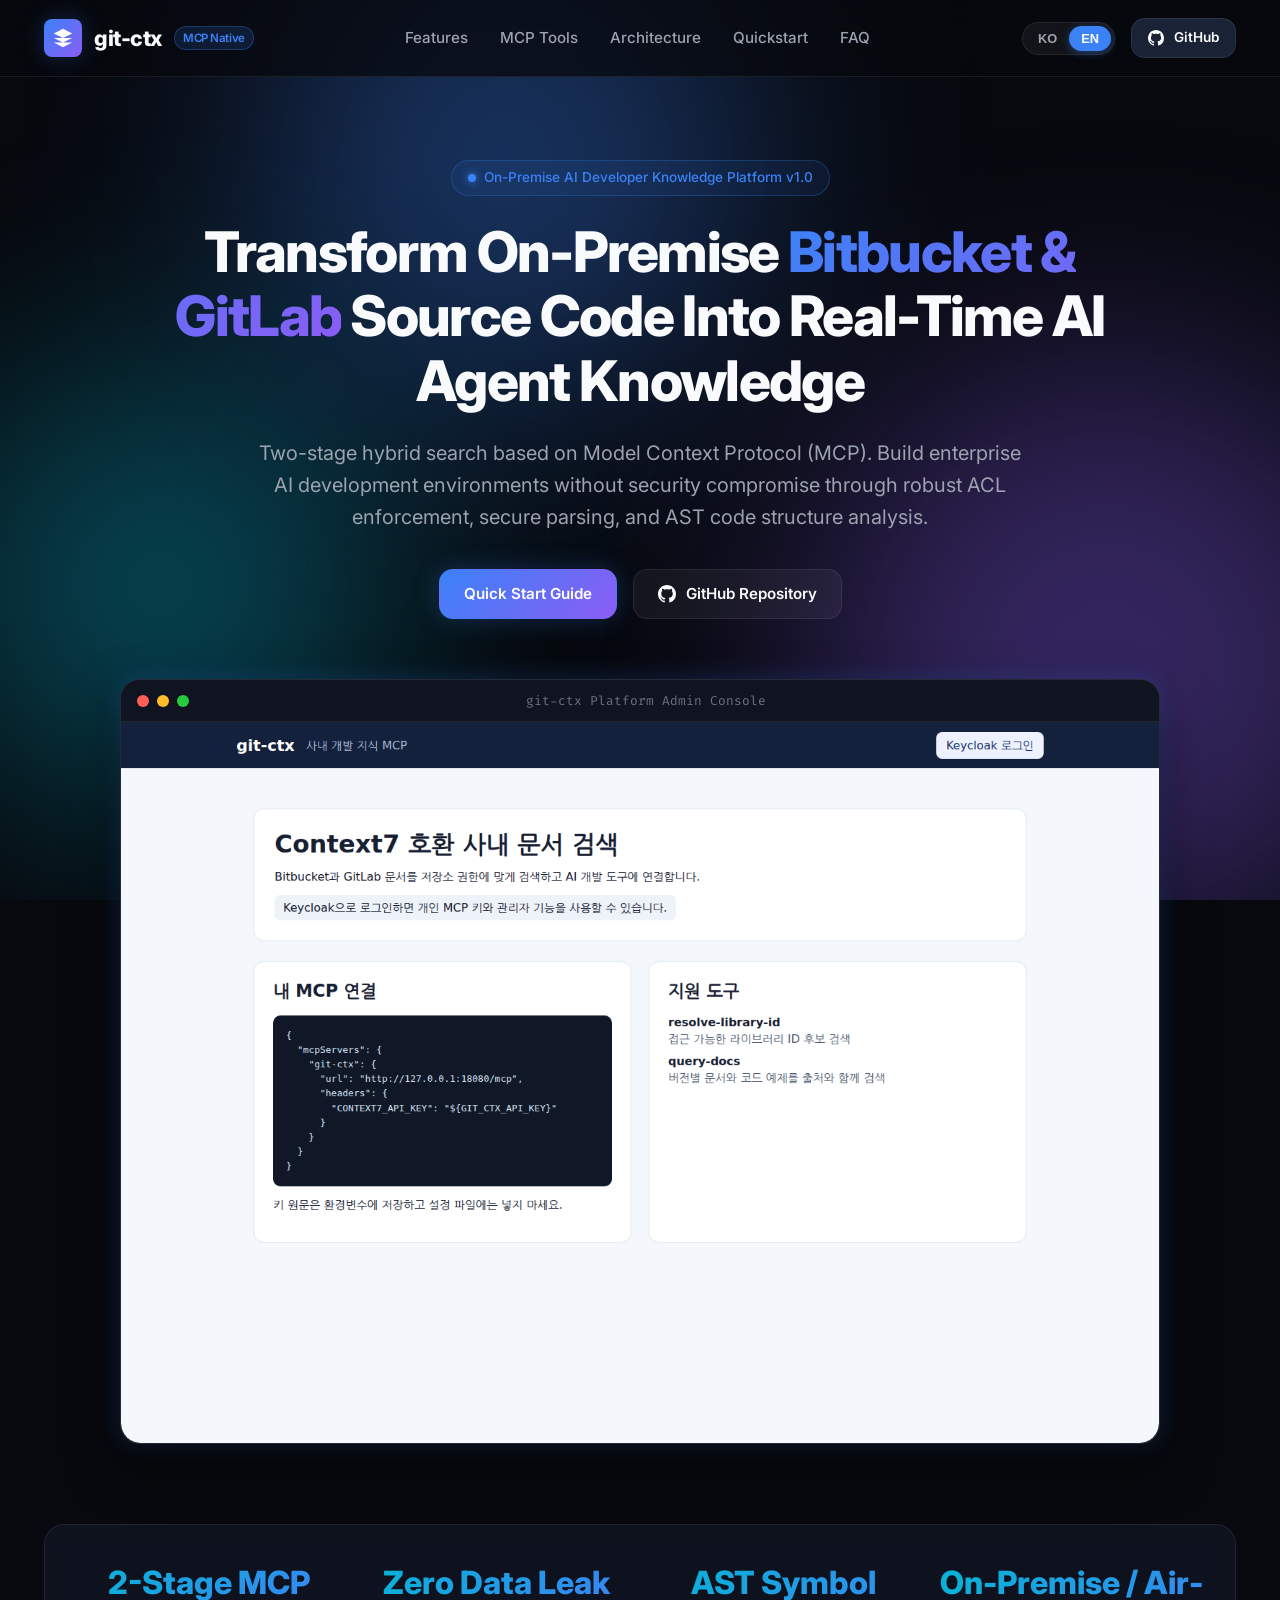
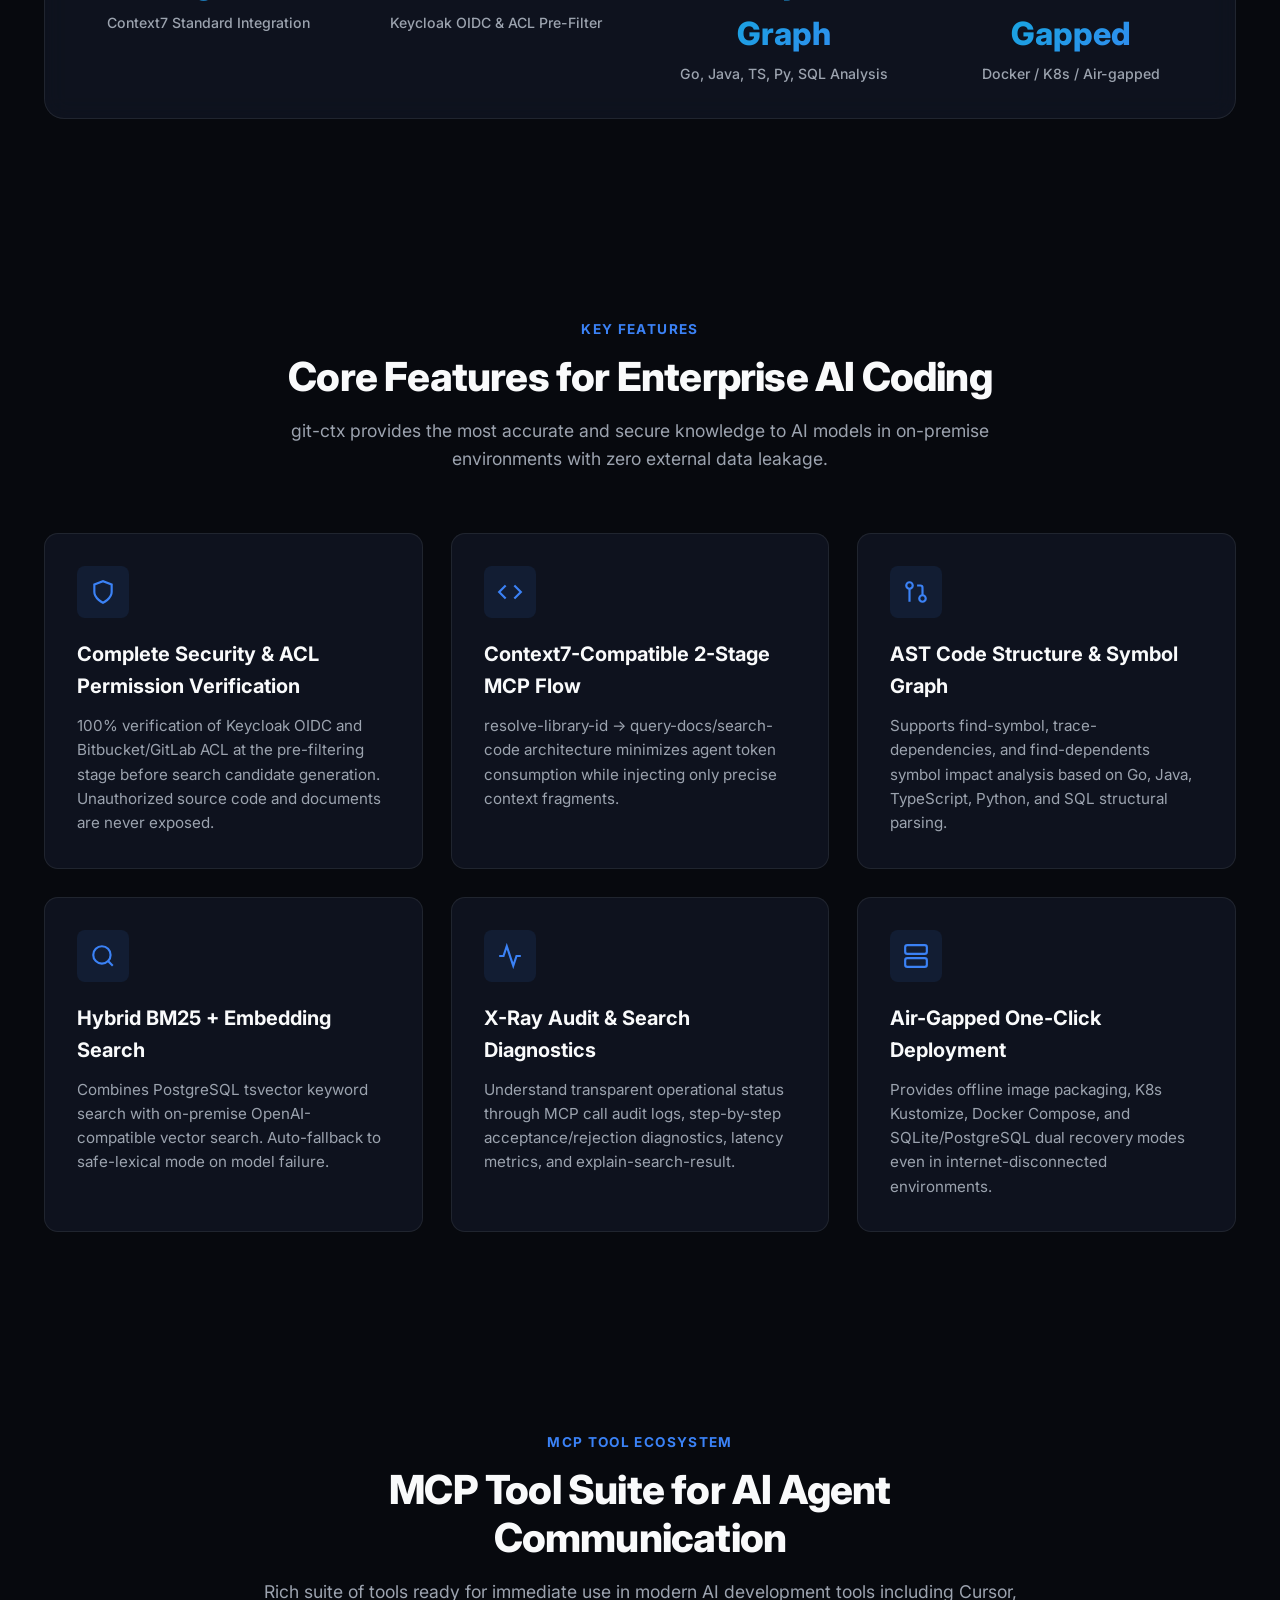
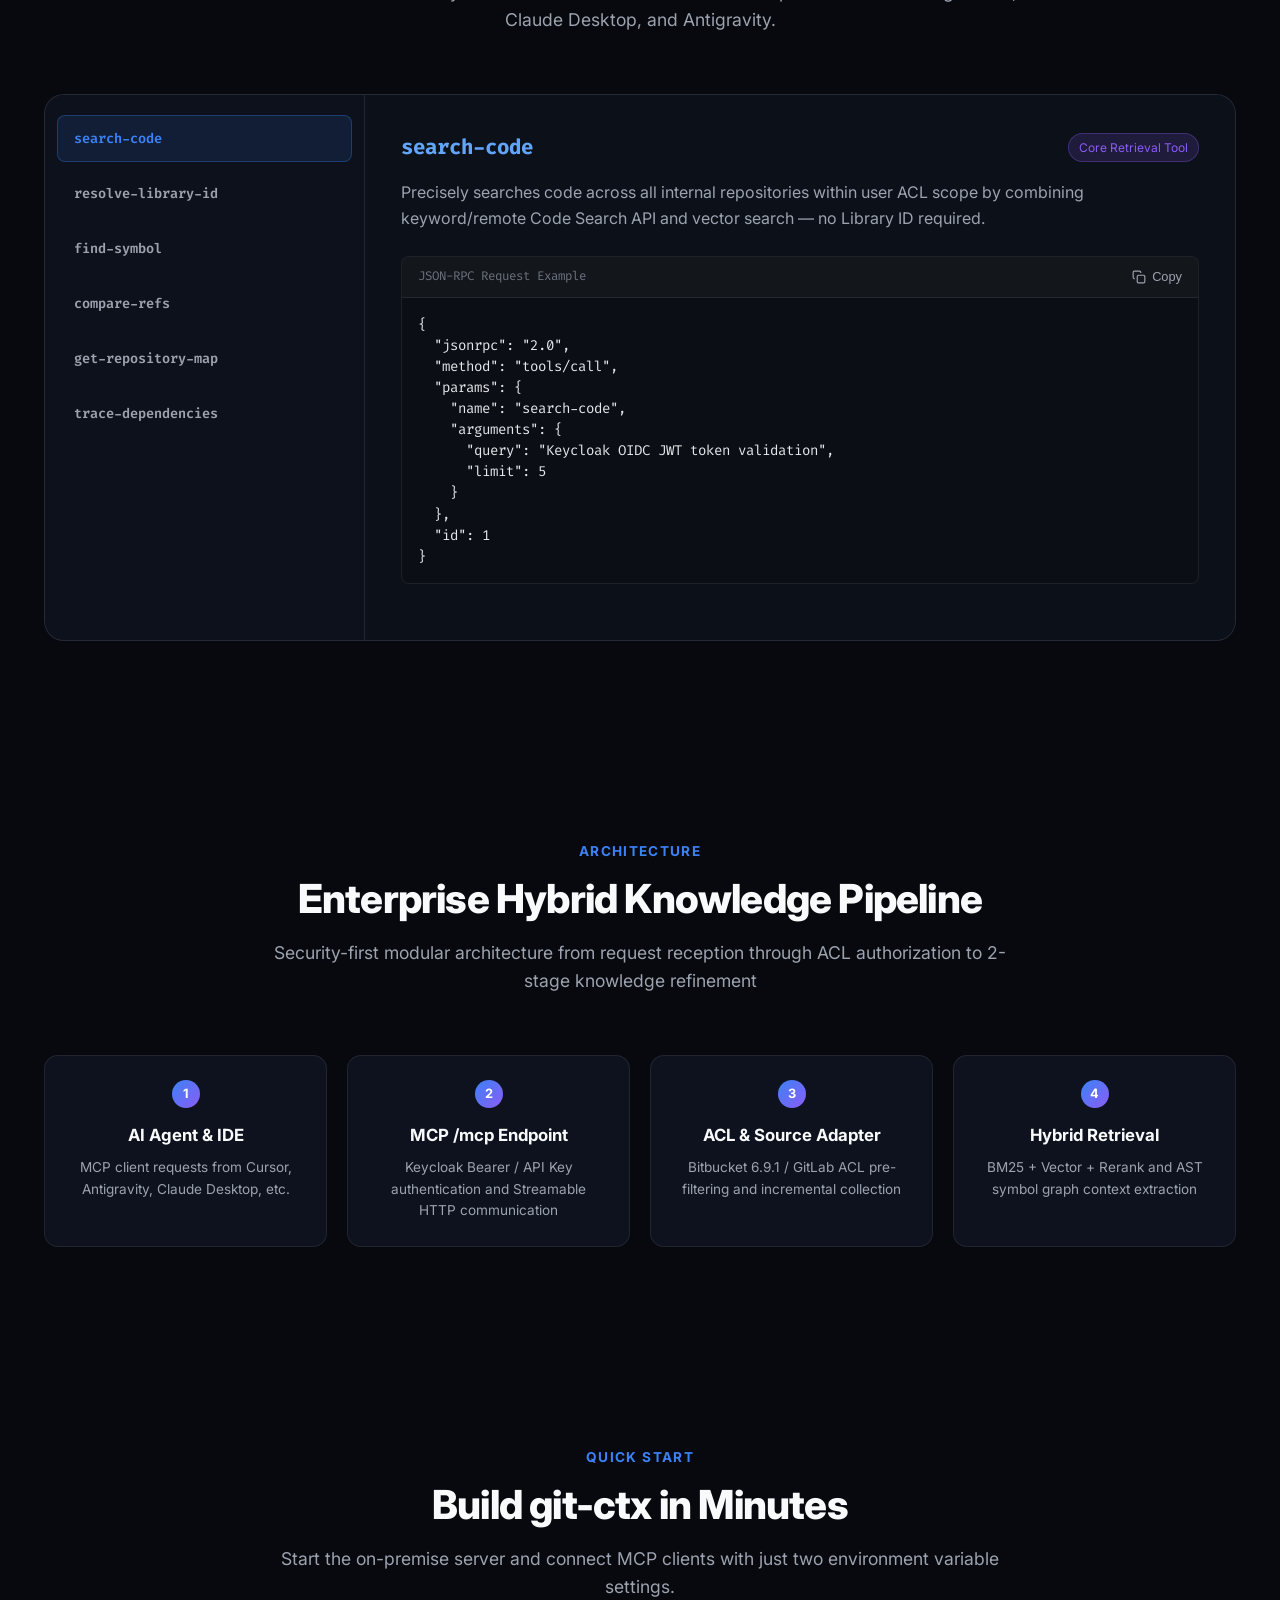
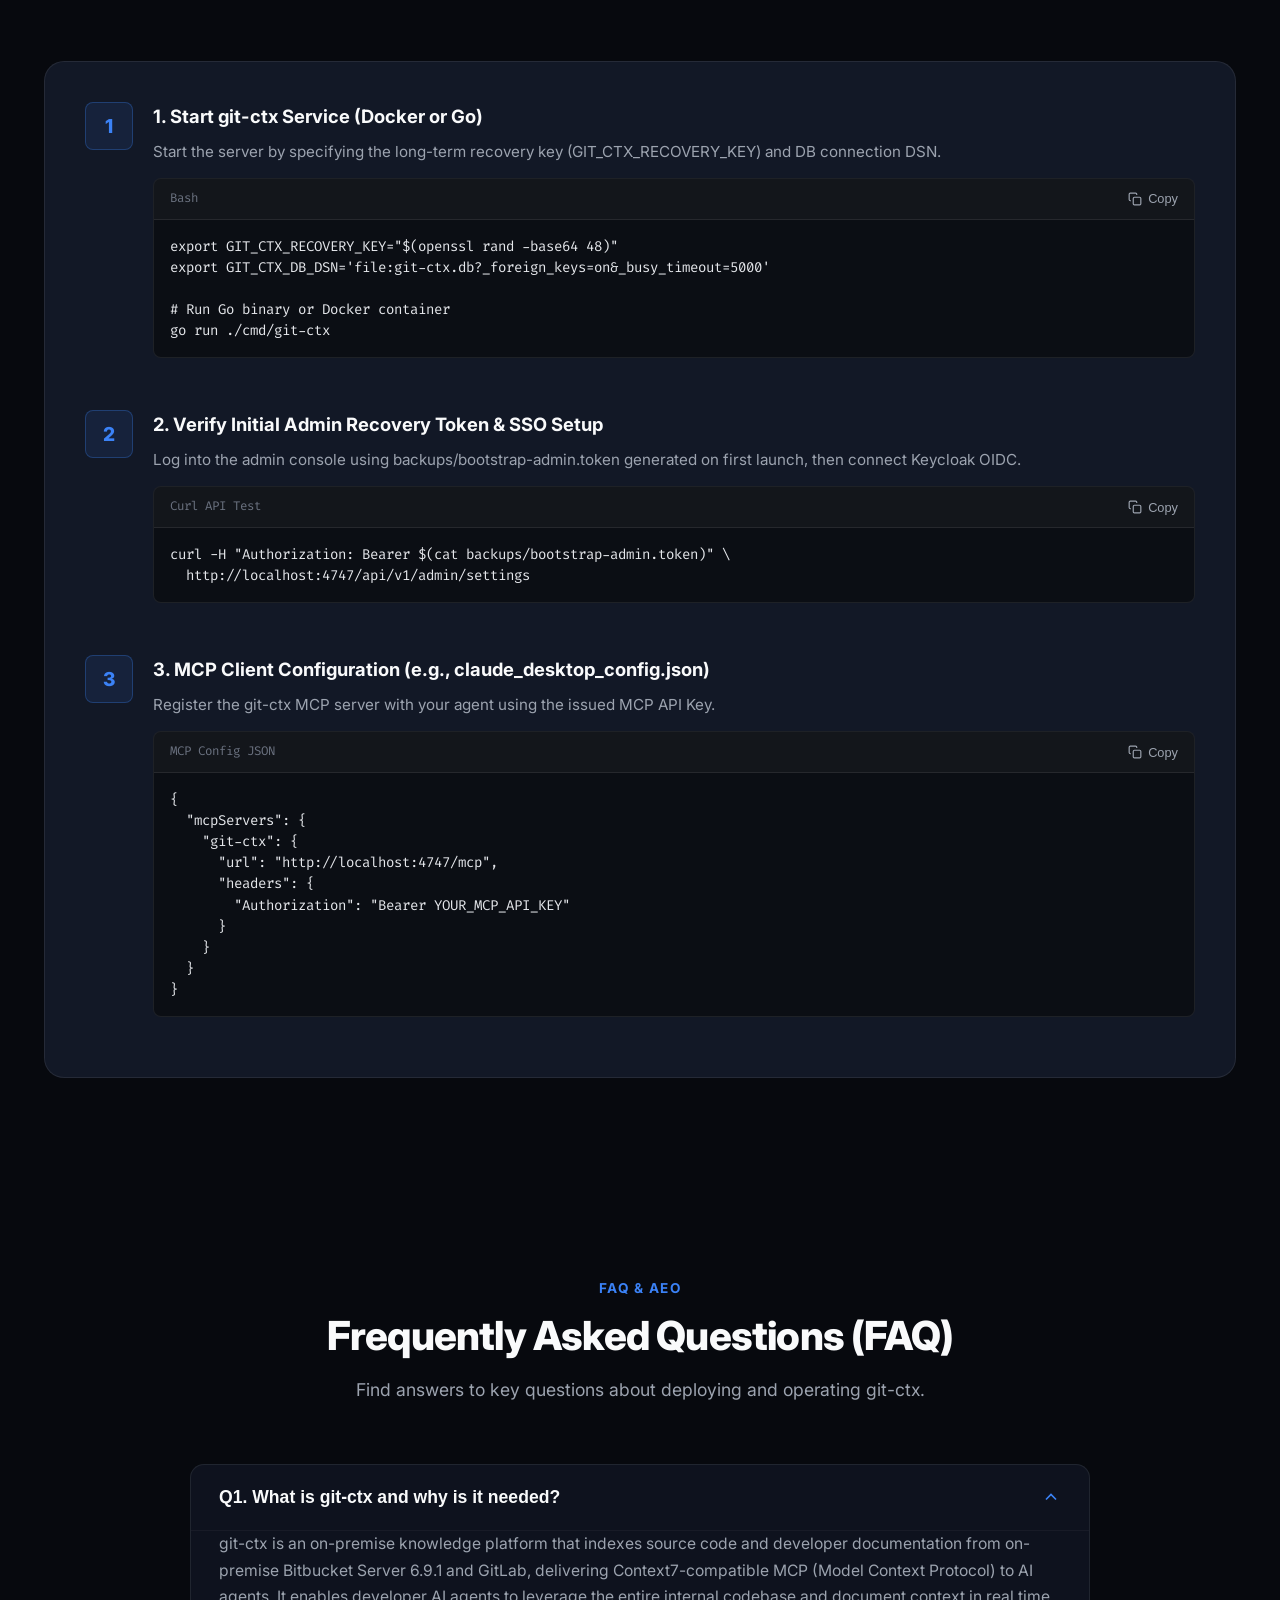
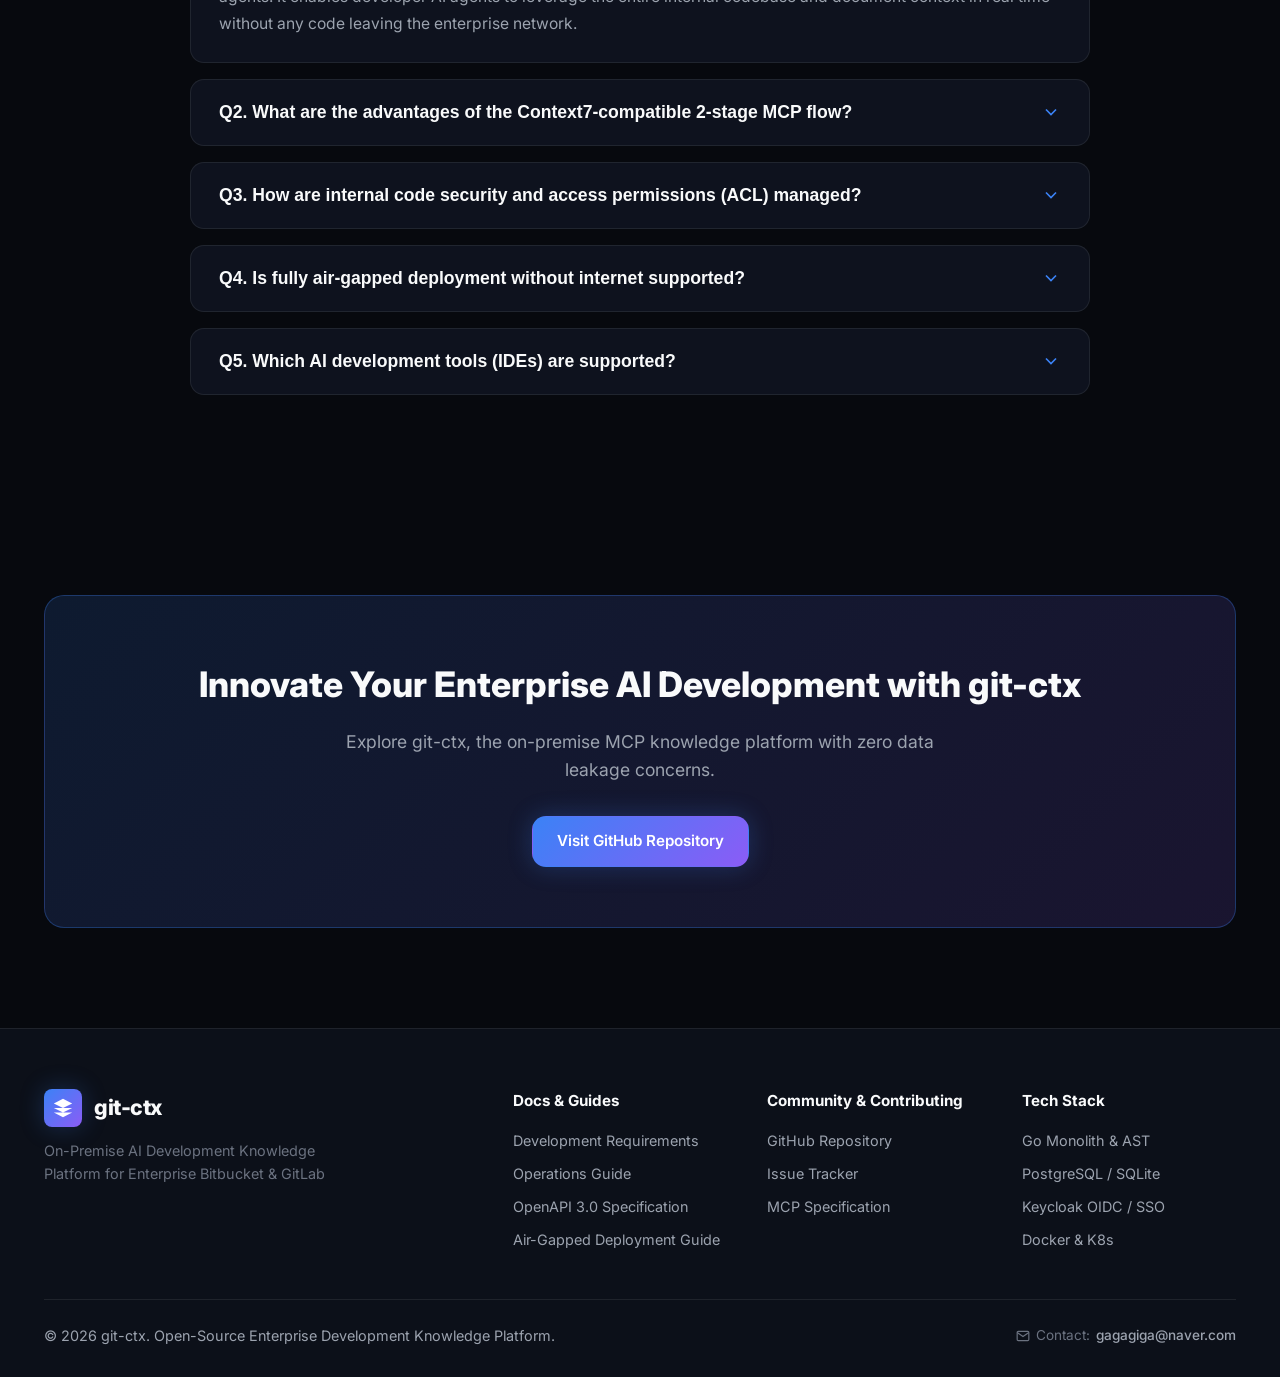
<file: docs/index.html>
<!DOCTYPE html>
<html lang="ko">
<head>
  <meta charset="UTF-8">
  <meta name="viewport" content="width=device-width, initial-scale=1.0">
  <title>git-ctx - 온프레미스 AI 개발 지식 플랫폼 | Enterprise MCP Server for Bitbucket & GitLab</title>
  
  <!-- SEO Primary Meta Tags -->
  <meta name="title" content="git-ctx - 온프레미스 AI 개발 지식 플랫폼 | Enterprise MCP Server">
  <meta name="description" content="git-ctx는 사내 Bitbucket Server 6.9.1과 GitLab의 소스코드 및 문서를 색인하여 Context7 호환 MCP(Model Context Protocol)로 AI 에이전트에 제공하는 온프레미스 개발 지식 플랫폼입니다. Zero Data Leak 보안과 AST 코드 파싱을 지원합니다.">
  <meta name="keywords" content="git-ctx, MCP, Model Context Protocol, Bitbucket, GitLab, Context7, 온프레미스 AI, AI 에이전트, 개발 지식 플랫폼, 코드 인덱싱, AST 파싱, Keycloak OIDC, 폐쇄망 AI, Cursor MCP, Claude Desktop MCP">
  <meta name="author" content="hkjang">
  <meta name="robots" content="index, follow">
  <link rel="canonical" href="https://hkjang.github.io/git-ctx/">
  <!-- Language alternates: each page is canonical for its own language -->
  <link rel="alternate" hreflang="ko" href="https://hkjang.github.io/git-ctx/">
  <link rel="alternate" hreflang="en" href="https://hkjang.github.io/git-ctx/index_en.html">
  <link rel="alternate" hreflang="x-default" href="https://hkjang.github.io/git-ctx/">


  <!-- Open Graph / Facebook / Kakao -->
  <meta property="og:type" content="website">
  <meta property="og:url" content="https://hkjang.github.io/git-ctx/">
  <meta property="og:title" content="git-ctx - 온프레미스 AI 개발 지식 플랫폼">
  <meta property="og:description" content="사내 Bitbucket & GitLab 소스코드를 AI 에이전트의 실시간 지식으로 연결합니다. MCP 기반 2단계 하이브리드 검색과 완벽한 ACL 보안 유지.">
  <meta property="og:image" content="https://hkjang.github.io/git-ctx/assets/git-ctx-view.png">
  <meta property="og:site_name" content="git-ctx">
  <meta property="og:locale" content="ko_KR">
  <meta property="og:locale:alternate" content="en_US">

  <!-- Twitter Card -->
  <meta name="twitter:card" content="summary_large_image">
  <meta name="twitter:url" content="https://hkjang.github.io/git-ctx/">
  <meta name="twitter:title" content="git-ctx - On-Premise AI Developer Knowledge Platform">
  <meta name="twitter:description" content="Connect Enterprise Bitbucket & GitLab Code to AI Agents in Real Time via Context7-Compatible MCP.">
  <meta name="twitter:image" content="https://hkjang.github.io/git-ctx/assets/git-ctx-view.png">

  <!-- Favicon & Stylesheet -->
  <link rel="icon" type="image/svg+xml" href="data:image/svg+xml,<svg xmlns='http://www.w3.org/2000/svg' viewBox='0 0 24 24' fill='%233B82F6'><path d='M12 2L2 7l10 5 10-5-10-5zM2 17l10 5 10-5M2 12l10 5 10-5'/></svg>">
  <link rel="stylesheet" href="css/style.css">

  <!-- Structured Data (JSON-LD) for SEO & AEO (Answer Engine Optimization) -->
  <script type="application/ld+json">
  {
    "@context": "https://schema.org",
    "@graph": [
      {
        "@type": "SoftwareApplication",
        "@id": "https://hkjang.github.io/git-ctx/#software",
        "name": "git-ctx",
        "url": "https://hkjang.github.io/git-ctx/",
        "applicationCategory": "DeveloperApplication",
        "operatingSystem": "Linux, Windows, macOS, Docker, Kubernetes",
        "description": "On-premise AI developer knowledge platform connecting Bitbucket Server and GitLab codebase to AI agents via Context7-compatible Model Context Protocol (MCP).",
        "softwareVersion": "0.77.24",
        "license": "https://github.com/hkjang/git-ctx/blob/main/LICENSE",
        "author": {
          "@type": "Organization",
          "name": "hkjang",
          "url": "https://github.com/hkjang"
        },
        "offers": {
          "@type": "Offer",
          "price": "0",
          "priceCurrency": "USD"
        }
      },
      {
        "@type": "Organization",
        "@id": "https://hkjang.github.io/git-ctx/#organization",
        "name": "git-ctx Team",
        "url": "https://hkjang.github.io/git-ctx/",
        "sameAs": [
          "https://github.com/hkjang/git-ctx"
        ],
        "contactPoint": {
          "@type": "ContactPoint",
          "email": "gagagiga@naver.com",
          "contactType": "customer service"
        }
      },
      {
        "@type": "BreadcrumbList",
        "itemListElement": [
          {
            "@type": "ListItem",
            "position": 1,
            "name": "Home",
            "item": "https://hkjang.github.io/git-ctx/"
          }
        ]
      },
      {
        "@type": "FAQPage",
        "@id": "https://hkjang.github.io/git-ctx/#faq",
        "inLanguage": "ko",
        "mainEntity": [
          {
            "@type": "Question",
            "name": "git-ctx란 무엇이며 왜 필요한가요?",
            "acceptedAnswer": {
              "@type": "Answer",
              "text": "git-ctx는 사내 Bitbucket Server 6.9.1과 GitLab의 소스코드 및 개발 문서를 색인하여 Context7 호환 MCP(Model Context Protocol)로 AI 에이전트에 제공하는 온프레미스 지식 플랫폼입니다. 사내 코드가 외부로 유출되지 않으면서도 개발자 AI 에이전트가 사내 전체 코드베이스와 문서 문맥을 실시간 활용할 수 있게 합니다."
            }
          },
          {
            "@type": "Question",
            "name": "Context7 호환 2단계 MCP 흐름의 장점은 무엇인가요?",
            "acceptedAnswer": {
              "@type": "Answer",
              "text": "전체 저장소를 통째로 토큰에 넣는 대신 1단계 resolve-library-id로 대상 저장소/버전을 탐색하고 2단계 query-docs / search-code로 필요한 코드 청크와 문맥만 정확히 검색합니다. 이를 통해 LLM 프롬프트 비용을 최대 90% 절감하고 첫 호출 정확도를 극대화합니다."
            }
          },
          {
            "@type": "Question",
            "name": "사내 코드 보안과 접근 권한(ACL)은 어떻게 관리되나요?",
            "acceptedAnswer": {
              "@type": "Answer",
              "text": "git-ctx는 Keycloak OIDC 사용자의 계정 및 그룹 속성을 Bitbucket/GitLab ACL 권한과 동기화합니다. 검색 후보 생성 이전(Pre-filtering) 단계에서 사용자 권한을 검사하므로, 사용자가 소스 관리 시스템에서 접근 권한이 없는 저장소나 소스코드는 검색 결과 및 AI 토큰에 100% 노출되지 않습니다."
            }
          },
          {
            "@type": "Question",
            "name": "인터넷이 없는 완전 폐쇄망(Air-Gapped) 환경도 지원되나요?",
            "acceptedAnswer": {
              "@type": "Answer",
              "text": "네, 완전히 지원합니다. git-ctx는 외부 Context7 서버나 인터넷 서비스에 전혀 의존하지 않으며, 오프라인 컨테이너 이미지 패키징, PostgreSQL / SQLite 지원, Kubernetes Kustomize 매니페스트 및 사내 로컬 LLM/임베딩 모델 호환 인터페이스를 제공합니다."
            }
          },
          {
            "@type": "Question",
            "name": "어떤 AI 개발 도구(IDE)와 연동할 수 있나요?",
            "acceptedAnswer": {
              "@type": "Answer",
              "text": "Model Context Protocol(MCP) 표준을 준수하는 모든 클라이언트와 연동됩니다. Cursor, Antigravity CLI/IDE, Claude Desktop, VS Code (Continue/MCP extensions) 등 다양한 에이전트 환경에서 지원됩니다."
            }
          }
        ]
      }
    ]
  }
  </script>
<script id="auto-lang-detector">
/* First-visit language routing.
 *
 * Each language is a separate authored page, so this picks the right file and
 * redirects before first paint. It shares the 'git_ctx_lang' key with the
 * switcher in js/main.js; a stored preference always wins over the browser
 * locale so an explicit choice is never overridden.
 */
(function () {
  var LANG_KEY = 'git_ctx_lang';
  var saved = null;
  try {
    saved = localStorage.getItem(LANG_KEY);
  } catch (e) {
    saved = null; // localStorage throws in some private-browsing modes
  }
  if (saved !== 'ko' && saved !== 'en') saved = null;

  var pageLang = document.documentElement.lang === 'en' ? 'en' : 'ko';
  var wanted = saved;
  if (!wanted) {
    var navLang = (navigator.language ||
      (navigator.languages && navigator.languages[0]) || '').toLowerCase();
    wanted = navLang.indexOf('ko') === 0 ? 'ko' : 'en';
  }
  if (wanted === pageLang) return;

  var file = wanted === 'en' ? 'index_en.html' : 'index.html';
  var path = window.location.pathname.replace(/[^/]*$/, file);
  if (path === window.location.pathname) return; // guard against a redirect loop
  window.location.replace(path + window.location.search + window.location.hash);
})();
</script>
</head>
<body>

  <!-- Ambient Glow Background -->
  <div class="bg-glow-container" aria-hidden="true">
    <div class="bg-glow-blob blob-1"></div>
    <div class="bg-glow-blob blob-2"></div>
    <div class="bg-glow-blob blob-3"></div>
  </div>

  <!-- Site Header -->
  <header class="site-header">
    <div class="container navbar">
      <a href="#" class="brand-logo" aria-label="git-ctx home">
        <div class="brand-icon">
          <svg viewBox="0 0 24 24" aria-hidden="true">
            <path d="M12 2L2 7l10 5 10-5-10-5zM2 17l10 5 10-5M2 12l10 5 10-5"/>
          </svg>
        </div>
        git-ctx
        <span class="brand-badge">MCP Native</span>
      </a>

      <nav aria-label="Main Navigation">
        <ul class="nav-menu" id="nav-menu">
          <li><a href="#features" class="nav-link">주요 기능</a></li>
          <li><a href="#tools" class="nav-link">MCP 도구</a></li>
          <li><a href="#architecture" class="nav-link">아키텍처</a></li>
          <li><a href="#quickstart" class="nav-link">시작하기</a></li>
          <li><a href="#faq" class="nav-link">FAQ</a></li>
        </ul>
      </nav>

      <button id="mobile-menu-btn" class="mobile-menu-btn"
              aria-label="메뉴 열기/닫기" aria-controls="nav-menu" aria-expanded="false">
        <svg width="24" height="24" fill="none" stroke="currentColor" viewBox="0 0 24 24" aria-hidden="true"><path stroke-linecap="round" stroke-linejoin="round" stroke-width="2" d="M4 6h16M4 12h16M4 18h16"></path></svg>
      </button>
      <div class="nav-actions">
        <div class="lang-switcher" aria-label="Language Switcher">
          <button id="lang-ko" class="lang-btn active">KO</button>
          <button id="lang-en" class="lang-btn">EN</button>
        </div>

        <a href="https://github.com/hkjang/git-ctx" target="_blank" rel="noopener noreferrer" class="btn btn-github btn-sm">
          <svg width="16" height="16" viewBox="0 0 24 24" fill="currentColor" aria-hidden="true">
            <path d="M12 0C5.37 0 0 5.37 0 12c0 5.31 3.435 9.795 8.205 11.385.6.105.825-.255.825-.57 0-.285-.015-1.23-.015-2.235-3.015.555-3.795-.735-4.035-1.41-.135-.345-.72-1.41-1.23-1.695-.42-.225-1.02-.78-.015-.795.945-.015 1.62.87 1.845 1.23 1.08 1.815 2.805 1.305 3.495.99.105-.78.42-1.305.765-1.605-2.67-.3-5.46-1.335-5.46-5.925 0-1.305.465-2.385 1.23-3.225-.12-.3-.54-1.53.12-3.18 0 0 1.005-.315 3.3 1.23.96-.27 1.98-.405 3-.405s2.04.135 3 .405c2.295-1.56 3.3-1.23 3.3-1.23.66 1.65.24 2.88.12 3.18.765.84 1.23 1.905 1.23 3.225 0 4.605-2.805 5.625-5.475 5.925.435.375.81 1.095.81 2.22 0 1.605-.015 2.895-.015 3.3 0 .315.225.69.825.57A12.02 12.02 0 0024 12c0-6.63-5.37-12-12-12z"/>
          </svg>
          GitHub
        </a>

      </div>
    </div>
  </header>

  <main id="main-content">
    <!-- Hero Section -->
    <section class="hero-section">
      <div class="container">
        <div class="hero-pill">
          <span class="pill-dot"></span>
          <span data-i18n="hero_pill">온프레미스 AI 개발 지식 플랫폼 v1.0</span>
        </div>

        <h1 class="hero-title" data-i18n="hero_title">
          사내 <span class="highlight">Bitbucket & GitLab</span> 소스코드를 AI 에이전트의 실시간 지식으로
        </h1>

        <p class="hero-desc" data-i18n="hero_desc">
          Model Context Protocol (MCP) 기반 두 단계 하이브리드 검색. 강력한 ACL 권한 유지, 보안 파싱, AST 코드 구조 분석으로 보안 훼손 없는 Enterprise AI 개발 환경을 구축하세요.
        </p>

        <div class="hero-cta">
          <a href="#quickstart" class="btn btn-primary" data-i18n="btn_quickstart">빠른 시작 가이드</a>
          <a href="https://github.com/hkjang/git-ctx" target="_blank" rel="noopener noreferrer" class="btn btn-secondary" data-i18n="btn_github">
            <svg width="18" height="18" viewBox="0 0 24 24" fill="currentColor"><path d="M12 0C5.37 0 0 5.37 0 12c0 5.31 3.435 9.795 8.205 11.385.6.105.825-.255.825-.57 0-.285-.015-1.23-.015-2.235-3.015.555-3.795-.735-4.035-1.41-.135-.345-.72-1.41-1.23-1.695-.42-.225-1.02-.78-.015-.795.945-.015 1.62.87 1.845 1.23 1.08 1.815 2.805 1.305 3.495.99.105-.78.42-1.305.765-1.605-2.67-.3-5.46-1.335-5.46-5.925 0-1.305.465-2.385 1.23-3.225-.12-.3-.54-1.53.12-3.18 0 0 1.005-.315 3.3 1.23.96-.27 1.98-.405 3-.405s2.04.135 3 .405c2.295-1.56 3.3-1.23 3.3-1.23.66 1.65.24 2.88.12 3.18.765.84 1.23 1.905 1.23 3.225 0 4.605-2.805 5.625-5.475 5.925.435.375.81 1.095.81 2.22 0 1.605-.015 2.895-.015 3.3 0 .315.225.69.825.57A12.02 12.02 0 0024 12c0-6.63-5.37-12-12-12z"/></svg>
            GitHub 저장소
          </a>
        </div>

        <!-- App Screen Preview Frame -->
        <div class="preview-container">
          <div class="preview-window">
            <div class="window-header">
              <div class="window-dots">
                <span class="dot dot-red"></span>
                <span class="dot dot-yellow"></span>
                <span class="dot dot-green"></span>
              </div>
              <div class="window-title">git-ctx Platform Admin Console</div>
              <div style="width: 40px;"></div>
            </div>
            <div class="preview-img-wrapper">
              <img src="assets/git-ctx-view.png" alt="git-ctx Admin Console Preview UI" class="preview-img" width="1200" height="675" loading="eager">
            </div>
          </div>
        </div>

        <!-- Key Metrics Banner -->
        <div class="stats-banner">
          <div class="stat-item">
            <div class="stat-number" data-i18n="stat_mcp">2단계 MCP</div>
            <div class="stat-label" data-i18n="stat_mcp_desc">Context7 연동 표준 계약</div>
          </div>
          <div class="stat-item">
            <div class="stat-number" data-i18n="stat_security">Zero Data Leak</div>
            <div class="stat-label" data-i18n="stat_security_desc">Keycloak OIDC & ACL 선필터</div>
          </div>
          <div class="stat-item">
            <div class="stat-number" data-i18n="stat_ast">AST 심볼 그래프</div>
            <div class="stat-label" data-i18n="stat_ast_desc">Go, Java, TS, Py, SQL 분석</div>
          </div>
          <div class="stat-item">
            <div class="stat-number" data-i18n="stat_deploy">온프레미스 / 폐쇄망</div>
            <div class="stat-label" data-i18n="stat_deploy_desc">Docker / K8s / Air-gapped</div>
          </div>
        </div>
      </div>
    </section>

    <!-- Features Section -->
    <section id="features" class="section">
      <div class="container">
        <div class="section-header">
          <div class="section-subtitle" data-i18n="features_subtitle">KEY FEATURES</div>
          <h2 class="section-title" data-i18n="features_title">엔터프라이즈 AI 코딩을 위한 핵심 기능</h2>
          <p class="section-desc" data-i18n="features_desc">
            git-ctx는 외부 유출 없는 온프레미스 환경에서 AI 모델에 가장 정확하고 안전한 지식을 제공합니다.
          </p>
        </div>

        <div class="features-grid">
          <!-- Card 1 -->
          <article class="feature-card">
            <div class="feature-icon-box">
              <svg viewBox="0 0 24 24" fill="none" stroke="currentColor" stroke-width="2"><path d="M12 22s8-4 8-10V5l-8-3-8 3v7c0 6 8 10 8 10z"/></svg>
            </div>
            <h3 class="feature-title" data-i18n="feat_1_title">완벽한 보안 및 ACL 권한 검증</h3>
            <p class="feature-text" data-i18n="feat_1_desc">Keycloak OIDC 및 Bitbucket/GitLab ACL을 검색 후보 생성 선단계에서 100% 검증합니다. 권한 없는 소스코드와 문서는 노출되지 않습니다.</p>
          </article>

          <!-- Card 2 -->
          <article class="feature-card">
            <div class="feature-icon-box">
              <svg viewBox="0 0 24 24" fill="none" stroke="currentColor" stroke-width="2"><polyline points="16 18 22 12 16 6"></polyline><polyline points="8 6 2 12 8 18"></polyline></svg>
            </div>
            <h3 class="feature-title" data-i18n="feat_2_title">Context7 호환 2단계 MCP 흐름</h3>
            <p class="feature-text" data-i18n="feat_2_desc">resolve-library-id → query-docs/search-code 구조로 에이전트의 토큰 소모를 극대화로 줄이고 정교한 컨텍스트 조각만 주입합니다.</p>
          </article>

          <!-- Card 3 -->
          <article class="feature-card">
            <div class="feature-icon-box">
              <svg viewBox="0 0 24 24" fill="none" stroke="currentColor" stroke-width="2"><circle cx="18" cy="18" r="3"></circle><circle cx="6" cy="6" r="3"></circle><path d="M13 6h3a2 2 0 0 1 2 2v7"></path><line x1="6" y1="9" x2="6" y2="21"></line></svg>
            </div>
            <h3 class="feature-title" data-i18n="feat_3_title">AST 코드 구조 & 심볼 그래프</h3>
            <p class="feature-text" data-i18n="feat_3_desc">Go, Java, TypeScript, Python, SQL 구조 파싱 기반으로 find-symbol, trace-dependencies, find-dependents 심볼 영향도 분석을 지원합니다.</p>
          </article>

          <!-- Card 4 -->
          <article class="feature-card">
            <div class="feature-icon-box">
              <svg viewBox="0 0 24 24" fill="none" stroke="currentColor" stroke-width="2"><circle cx="11" cy="11" r="8"></circle><line x1="21" y1="21" x2="16.65" y2="16.65"></line></svg>
            </div>
            <h3 class="feature-title" data-i18n="feat_4_title">하이브리드 BM25 + 임베딩 검색</h3>
            <p class="feature-text" data-i18n="feat_4_desc">PostgreSQL tsvector 키워드 검색과 사내 OpenAI 호환 벡터 검색을 결합합니다. 모델 장애 시 safe-lexical 자동 폴백이 작동합니다.</p>
          </article>

          <!-- Card 5 -->
          <article class="feature-card">
            <div class="feature-icon-box">
              <svg viewBox="0 0 24 24" fill="none" stroke="currentColor" stroke-width="2"><path d="M22 12h-4l-3 9L9 3l-3 9H2"></path></svg>
            </div>
            <h3 class="feature-title" data-i18n="feat_5_title">X-Ray 감사 및 검색 설명서</h3>
            <p class="feature-text" data-i18n="feat_5_desc">MCP 호출 감사 로그, 단계별 수용/탈락 근거(Diagnostics), latency 및 explain-search-result로 투명한 운영 상태를 파악하세요.</p>
          </article>

          <!-- Card 6 -->
          <article class="feature-card">
            <div class="feature-icon-box">
              <svg viewBox="0 0 24 24" fill="none" stroke="currentColor" stroke-width="2"><rect x="2" y="2" width="20" height="8" rx="2" ry="2"></rect><rect x="2" y="14" width="20" height="8" rx="2" ry="2"></rect><line x1="6" y1="6" x2="6.01" y2="6"></line><line x1="6" y1="18" x2="6.01" y2="18"></line></svg>
            </div>
            <h3 class="feature-title" data-i18n="feat_6_title">폐쇄망(Air-gapped) 원클릭 배포</h3>
            <p class="feature-text" data-i18n="feat_6_desc">인터넷 연결이 차단된 환경에서도 오프라인 이미지 패키징, K8s Kustomize, Docker Compose, SQLite/PostgreSQL 이중 복구 모드를 제공합니다.</p>
          </article>
        </div>
      </div>
    </section>

    <!-- MCP Tool Explorer Section -->
    <section id="tools" class="section">
      <div class="container">
        <div class="section-header">
          <div class="section-subtitle" data-i18n="tools_subtitle">MCP TOOL ECOSYSTEM</div>
          <h2 class="section-title" data-i18n="tools_title">AI 에이전트와 소통하는 MCP 도구 모음</h2>
          <p class="section-desc" data-i18n="tools_desc">
            Cursor, Claude Desktop, Antigravity 등 최신 AI 개발 도구에서 바로 사용할 수 있는 풍부한 도구를 제공합니다.
          </p>
        </div>

        <div class="tools-explorer">
          <!-- Left Tabs -->
          <div class="tools-nav">
            <button class="tool-tab-btn active" data-target="tool-search-code">
              <span class="tool-tab-code">search-code</span>
            </button>
            <button class="tool-tab-btn" data-target="tool-resolve">
              <span class="tool-tab-code">resolve-library-id</span>
            </button>
            <button class="tool-tab-btn" data-target="tool-find-symbol">
              <span class="tool-tab-code">find-symbol</span>
            </button>
            <button class="tool-tab-btn" data-target="tool-compare-refs">
              <span class="tool-tab-code">compare-refs</span>
            </button>
            <button class="tool-tab-btn" data-target="tool-repo-map">
              <span class="tool-tab-code">get-repository-map</span>
            </button>
            <button class="tool-tab-btn" data-target="tool-trace-deps">
              <span class="tool-tab-code">trace-dependencies</span>
            </button>
          </div>

          <!-- Right Content Details -->
          <div class="tools-content">
            <!-- Tool 1: search-code -->
            <div id="tool-search-code" class="tool-detail active">
              <div class="tool-head">
                <span class="tool-name-badge">search-code</span>
                <span class="tool-type-tag">Core Retrieval Tool</span>
              </div>
              <p class="tool-desc-text">
                Library ID 지정 없이 사용자 접근 권한(ACL) 범위 내 모든 사내 저장소에서 키워드/원격 Code Search API 및 벡터 검색을 결합하여 코드를 정교하게 탐색합니다.
              </p>
              <div class="code-block-wrapper">
                <div class="code-header">
                  <span>JSON-RPC Request Example</span>
                  <button class="copy-btn" data-code="code-search-json">
                    <svg width="14" height="14" viewBox="0 0 24 24" fill="none" stroke="currentColor" stroke-width="2"><rect x="9" y="9" width="13" height="13" rx="2" ry="2"></rect><path d="M5 15H4a2 2 0 0 1-2-2V4a2 2 0 0 1 2-2h9a2 2 0 0 1 2 2v1"></path></svg>
                    Copy
                  </button>
                </div>
                <pre><code id="code-search-json">{
  "jsonrpc": "2.0",
  "method": "tools/call",
  "params": {
    "name": "search-code",
    "arguments": {
      "query": "Keycloak OIDC JWT token validation",
      "limit": 5
    }
  },
  "id": 1
}</code></pre>
              </div>
            </div>

            <!-- Tool 2: resolve-library-id -->
            <div id="tool-resolve" class="tool-detail">
              <div class="tool-head">
                <span class="tool-name-badge">resolve-library-id</span>
                <span class="tool-type-tag">Context7 Standard Tool</span>
              </div>
              <p class="tool-desc-text">
                에이전트가 탐색하려는 프로젝트나 저장소 이름을 정규화된 Library ID(예: project/repo/main)로 매핑하고 사용 권한을 확인합니다.
              </p>
              <div class="code-block-wrapper">
                <div class="code-header">
                  <span>JSON-RPC Request Example</span>
                  <button class="copy-btn" data-code="code-resolve-json">
                    <svg width="14" height="14" viewBox="0 0 24 24" fill="none" stroke="currentColor" stroke-width="2"><rect x="9" y="9" width="13" height="13" rx="2" ry="2"></rect><path d="M5 15H4a2 2 0 0 1-2-2V4a2 2 0 0 1 2-2h9a2 2 0 0 1 2 2v1"></path></svg>
                    Copy
                  </button>
                </div>
                <pre><code id="code-resolve-json">{
  "jsonrpc": "2.0",
  "method": "tools/call",
  "params": {
    "name": "resolve-library-id",
    "arguments": {
      "libraryName": "git-ctx",
      "query": "authentication adapter"
    }
  },
  "id": 2
}</code></pre>
              </div>
            </div>

            <!-- Tool 3: find-symbol -->
            <div id="tool-find-symbol" class="tool-detail">
              <div class="tool-head">
                <span class="tool-name-badge">find-symbol</span>
                <span class="tool-type-tag">AST Code Parser</span>
              </div>
              <p class="tool-desc-text">
                Go AST, Java, TypeScript, Python, SQL 파싱 결과에서 특정 클래스, 인터페이스, 메서드, 구조체 정의와 주석 문맥을 즉시 추출합니다.
              </p>
              <div class="code-block-wrapper">
                <div class="code-header">
                  <span>JSON-RPC Request Example</span>
                  <button class="copy-btn" data-code="code-symbol-json">
                    <svg width="14" height="14" viewBox="0 0 24 24" fill="none" stroke="currentColor" stroke-width="2"><rect x="9" y="9" width="13" height="13" rx="2" ry="2"></rect><path d="M5 15H4a2 2 0 0 1-2-2V4a2 2 0 0 1 2-2h9a2 2 0 0 1 2 2v1"></path></svg>
                    Copy
                  </button>
                </div>
                <pre><code id="code-symbol-json">{
  "jsonrpc": "2.0",
  "method": "tools/call",
  "params": {
    "name": "find-symbol",
    "arguments": {
      "symbol": "BitbucketAdapter",
      "language": "go"
    }
  },
  "id": 3
}</code></pre>
              </div>
            </div>

            <!-- Tool 4: compare-refs -->
            <div id="tool-compare-refs" class="tool-detail">
              <div class="tool-head">
                <span class="tool-name-badge">compare-refs</span>
                <span class="tool-type-tag">Impact Analysis Tool</span>
              </div>
              <p class="tool-desc-text">
                두 브랜치/태그 간의 변경 사항을 심볼 수준에서 비교하고, 해당 변경이 저장소 내 타 코드에 미치는 연관 영향도를 산출합니다.
              </p>
              <div class="code-block-wrapper">
                <div class="code-header">
                  <span>JSON-RPC Request Example</span>
                  <button class="copy-btn" data-code="code-compare-json">
                    <svg width="14" height="14" viewBox="0 0 24 24" fill="none" stroke="currentColor" stroke-width="2"><rect x="9" y="9" width="13" height="13" rx="2" ry="2"></rect><path d="M5 15H4a2 2 0 0 1-2-2V4a2 2 0 0 1 2-2h9a2 2 0 0 1 2 2v1"></path></svg>
                    Copy
                  </button>
                </div>
                <pre><code id="code-compare-json">{
  "jsonrpc": "2.0",
  "method": "tools/call",
  "params": {
    "name": "compare-refs",
    "arguments": {
      "libraryId": "hkjang/git-ctx",
      "baseRef": "main",
      "targetRef": "feature/oidc-pkce"
    }
  },
  "id": 4
}</code></pre>
              </div>
            </div>

            <!-- Tool 5: get-repository-map -->
            <div id="tool-repo-map" class="tool-detail">
              <div class="tool-head">
                <span class="tool-name-badge">get-repository-map</span>
                <span class="tool-type-tag">Repository Insights</span>
              </div>
              <p class="tool-desc-text">
                저장소의 사용 언어 비율, 핵심 진입점(Entrypoint), 주요 패키지 구조 및 설정 파일 규약을 요약된 MAP 객체로 반환합니다.
              </p>
              <div class="code-block-wrapper">
                <div class="code-header">
                  <span>JSON-RPC Request Example</span>
                  <button class="copy-btn" data-code="code-map-json">
                    <svg width="14" height="14" viewBox="0 0 24 24" fill="none" stroke="currentColor" stroke-width="2"><rect x="9" y="9" width="13" height="13" rx="2" ry="2"></rect><path d="M5 15H4a2 2 0 0 1-2-2V4a2 2 0 0 1 2-2h9a2 2 0 0 1 2 2v1"></path></svg>
                    Copy
                  </button>
                </div>
                <pre><code id="code-map-json">{
  "jsonrpc": "2.0",
  "method": "tools/call",
  "params": {
    "name": "get-repository-map",
    "arguments": {
      "libraryId": "hkjang/git-ctx"
    }
  },
  "id": 5
}</code></pre>
              </div>
            </div>

            <!-- Tool 6: trace-dependencies -->
            <div id="tool-trace-deps" class="tool-detail">
              <div class="tool-head">
                <span class="tool-name-badge">trace-dependencies</span>
                <span class="tool-type-tag">Graph Analytics</span>
              </div>
              <p class="tool-desc-text">
                특정 파일이나 모듈의 import, 호출 관계, 데이터베이스 테이블 연관도를 트레이싱하여 코드 전파 그래프를 시각화 가능한 데이터로 구성합니다.
              </p>
              <div class="code-block-wrapper">
                <div class="code-header">
                  <span>JSON-RPC Request Example</span>
                  <button class="copy-btn" data-code="code-deps-json">
                    <svg width="14" height="14" viewBox="0 0 24 24" fill="none" stroke="currentColor" stroke-width="2"><rect x="9" y="9" width="13" height="13" rx="2" ry="2"></rect><path d="M5 15H4a2 2 0 0 1-2-2V4a2 2 0 0 1 2-2h9a2 2 0 0 1 2 2v1"></path></svg>
                    Copy
                  </button>
                </div>
                <pre><code id="code-deps-json">{
  "jsonrpc": "2.0",
  "method": "tools/call",
  "params": {
    "name": "trace-dependencies",
    "arguments": {
      "libraryId": "hkjang/git-ctx",
      "filePath": "internal/mcp/server.go"
    }
  },
  "id": 6
}</code></pre>
              </div>
            </div>

          </div>
        </div>
      </div>
    </section>

    <!-- Architecture Section -->
    <section id="architecture" class="section">
      <div class="container">
        <div class="section-header">
          <div class="section-subtitle" data-i18n="arch_subtitle">ARCHITECTURE</div>
          <h2 class="section-title" data-i18n="arch_title">엔터프라이즈 하이브리드 지식 파이프라인</h2>
          <p class="section-desc" data-i18n="arch_desc">
            요청 수신부터 ACL 인가, 2단계 지식 정제까지 보안 중심의 모듈형 구조
          </p>
        </div>

        <div class="arch-flow-grid">
          <div class="arch-card">
            <div class="arch-step-num">1</div>
            <h3 class="arch-card-title" data-i18n="arch_step1_title">AI Agent & IDE</h3>
            <p class="arch-card-text" data-i18n="arch_step1_desc">Cursor, Antigravity, Claude Desktop 등의 MCP 클라이언트 요청</p>
          </div>

          <div class="arch-card">
            <div class="arch-step-num">2</div>
            <h3 class="arch-card-title" data-i18n="arch_step2_title">MCP /mcp Endpoint</h3>
            <p class="arch-card-text" data-i18n="arch_step2_desc">Keycloak Bearer / API Key 인증 및 Streamable HTTP 통신</p>
          </div>

          <div class="arch-card">
            <div class="arch-step-num">3</div>
            <h3 class="arch-card-title" data-i18n="arch_step3_title">ACL & Source Adapter</h3>
            <p class="arch-card-text" data-i18n="arch_step3_desc">Bitbucket 6.9.1 / GitLab ACL 선필터링 및 증분 수집</p>
          </div>

          <div class="arch-card">
            <div class="arch-step-num">4</div>
            <h3 class="arch-card-title" data-i18n="arch_step4_title">Hybrid Retrieval</h3>
            <p class="arch-card-text" data-i18n="arch_step4_desc">BM25 + Vector + Rerank 및 AST 심볼 그래프 컨텍스트 추출</p>
          </div>
        </div>
      </div>
    </section>

    <!-- Quick Start Section -->
    <section id="quickstart" class="section">
      <div class="container">
        <div class="section-header">
          <div class="section-subtitle" data-i18n="quickstart_subtitle">QUICK START</div>
          <h2 class="section-title" data-i18n="quickstart_title">몇 분 만에 구축하는 git-ctx</h2>
          <p class="section-desc" data-i18n="quickstart_desc">
            단 두 개의 환경 변수 설정으로 바로 온프레미스 서버를 기동하고 MCP 클라이언트를 연결할 수 있습니다.
          </p>
        </div>

        <div class="quickstart-box">
          <div class="steps-list">
            <!-- Step 1 -->
            <div class="step-item">
              <div class="step-badge">1</div>
              <div>
                <h3 class="step-title" data-i18n="step1_title">1. git-ctx 서비스 기동 (Docker 또는 Go 실행)</h3>
                <p class="step-desc" data-i18n="step1_desc">장기 복구 키(GIT_CTX_RECOVERY_KEY)와 DB 접속 DSN을 지정하여 서버를 기동합니다.</p>
                <div class="code-block-wrapper">
                  <div class="code-header">
                    <span>Bash</span>
                    <button class="copy-btn" data-code="code-cmd-start">
                      <svg width="14" height="14" viewBox="0 0 24 24" fill="none" stroke="currentColor" stroke-width="2"><rect x="9" y="9" width="13" height="13" rx="2" ry="2"></rect><path d="M5 15H4a2 2 0 0 1-2-2V4a2 2 0 0 1 2-2h9a2 2 0 0 1 2 2v1"></path></svg>
                      Copy
                    </button>
                  </div>
                  <pre><code id="code-cmd-start">export GIT_CTX_RECOVERY_KEY="$(openssl rand -base64 48)"
export GIT_CTX_DB_DSN='file:git-ctx.db?_foreign_keys=on&_busy_timeout=5000'

# Go 바이너리 실행 또는 Docker 컨테이너 실행
go run ./cmd/git-ctx</code></pre>
                </div>
              </div>
            </div>

            <!-- Step 2 -->
            <div class="step-item">
              <div class="step-badge">2</div>
              <div>
                <h3 class="step-title" data-i18n="step2_title">2. 최초 관리자 복구 토큰 확인 & SSO 설정</h3>
                <p class="step-desc" data-i18n="step2_desc">최초 기동 시 생성되는 backups/bootstrap-admin.token으로 관리 콘솔 로그인 후 Keycloak OIDC를 연결합니다.</p>
                <div class="code-block-wrapper">
                  <div class="code-header">
                    <span>Curl API Test</span>
                    <button class="copy-btn" data-code="code-cmd-token">
                      <svg width="14" height="14" viewBox="0 0 24 24" fill="none" stroke="currentColor" stroke-width="2"><rect x="9" y="9" width="13" height="13" rx="2" ry="2"></rect><path d="M5 15H4a2 2 0 0 1-2-2V4a2 2 0 0 1 2-2h9a2 2 0 0 1 2 2v1"></path></svg>
                      Copy
                    </button>
                  </div>
                  <pre><code id="code-cmd-token">curl -H "Authorization: Bearer $(cat backups/bootstrap-admin.token)" \
  http://localhost:4747/api/v1/admin/settings</code></pre>
                </div>
              </div>
            </div>

            <!-- Step 3 -->
            <div class="step-item">
              <div class="step-badge">3</div>
              <div>
                <h3 class="step-title" data-i18n="step3_title">3. MCP 클라이언트 설정 (예: claude_desktop_config.json)</h3>
                <p class="step-desc" data-i18n="step3_desc">발급받은 MCP API Key를 사용하여 에이전트에 git-ctx MCP 서버를 등록합니다.</p>
                <div class="code-block-wrapper">
                  <div class="code-header">
                    <span>MCP Config JSON</span>
                    <button class="copy-btn" data-code="code-mcp-config">
                      <svg width="14" height="14" viewBox="0 0 24 24" fill="none" stroke="currentColor" stroke-width="2"><rect x="9" y="9" width="13" height="13" rx="2" ry="2"></rect><path d="M5 15H4a2 2 0 0 1-2-2V4a2 2 0 0 1 2-2h9a2 2 0 0 1 2 2v1"></path></svg>
                      Copy
                    </button>
                  </div>
                  <pre><code id="code-mcp-config">{
  "mcpServers": {
    "git-ctx": {
      "url": "http://localhost:4747/mcp",
      "headers": {
        "Authorization": "Bearer YOUR_MCP_API_KEY"
      }
    }
  }
}</code></pre>
                </div>
              </div>
            </div>
          </div>
        </div>
      </div>
    </section>

    <!-- FAQ & AEO Section -->
    <section id="faq" class="section">
      <div class="container">
        <div class="section-header">
          <div class="section-subtitle" data-i18n="faq_subtitle">FAQ & AEO</div>
          <h2 class="section-title" data-i18n="faq_title">자주 묻는 질문 (FAQ)</h2>
          <p class="section-desc" data-i18n="faq_desc">git-ctx 도입 및 운영에 관한 주요 궁금증을 확인하세요.</p>
        </div>

        <div class="faq-grid">
          <!-- Q1 -->
          <div class="faq-item active">
            <button class="faq-question">
              <span data-i18n="faq_1_q">Q1. git-ctx란 무엇이며 왜 필요한가요?</span>
              <svg class="faq-icon" viewBox="0 0 24 24" fill="none" stroke="currentColor" stroke-width="2"><polyline points="6 9 12 15 18 9"></polyline></svg>
            </button>
            <div class="faq-answer">
              <p data-i18n="faq_1_a">git-ctx는 사내 Bitbucket Server 6.9.1과 GitLab의 소스코드 및 개발 문서를 색인하여 Context7 호환 MCP(Model Context Protocol)로 AI 에이전트에 제공하는 온프레미스 지식 플랫폼입니다. 사내 코드가 외부로 유출되지 않으면서도 개발자 AI 에이전트가 사내 전체 코드베이스와 문서 문맥을 실시간 활용할 수 있게 합니다.</p>
            </div>
          </div>

          <!-- Q2 -->
          <div class="faq-item">
            <button class="faq-question">
              <span data-i18n="faq_2_q">Q2. Context7 호환 2단계 MCP 흐름의 장점은 무엇인가요?</span>
              <svg class="faq-icon" viewBox="0 0 24 24" fill="none" stroke="currentColor" stroke-width="2"><polyline points="6 9 12 15 18 9"></polyline></svg>
            </button>
            <div class="faq-answer">
              <p data-i18n="faq_2_a">전체 저장소를 통째로 토큰에 넣는 대신 1단계 resolve-library-id로 대상 저장소/버전을 탐색하고 2단계 query-docs / search-code로 필요한 코드 청크와 문맥만 정확히 검색합니다. 이를 통해 LLM 프롬프트 비용을 최대 90% 절감하고 첫 호출 정확도를 극대화합니다.</p>
            </div>
          </div>

          <!-- Q3 -->
          <div class="faq-item">
            <button class="faq-question">
              <span data-i18n="faq_3_q">Q3. 사내 코드 보안과 접근 권한(ACL)은 어떻게 관리되나요?</span>
              <svg class="faq-icon" viewBox="0 0 24 24" fill="none" stroke="currentColor" stroke-width="2"><polyline points="6 9 12 15 18 9"></polyline></svg>
            </button>
            <div class="faq-answer">
              <p data-i18n="faq_3_a">git-ctx는 Keycloak OIDC 사용자의 계정 및 그룹 속성을 Bitbucket/GitLab ACL 권한과 동기화합니다. 검색 후보 생성 이전(Pre-filtering) 단계에서 사용자 권한을 검사하므로, 사용자가 소스 관리 시스템에서 접근 권한이 없는 저장소나 소스코드는 검색 결과 및 AI 토큰에 100% 노출되지 않습니다.</p>
            </div>
          </div>

          <!-- Q4 -->
          <div class="faq-item">
            <button class="faq-question">
              <span data-i18n="faq_4_q">Q4. 인터넷이 없는 완전 폐쇄망(Air-Gapped) 환경도 지원되나요?</span>
              <svg class="faq-icon" viewBox="0 0 24 24" fill="none" stroke="currentColor" stroke-width="2"><polyline points="6 9 12 15 18 9"></polyline></svg>
            </button>
            <div class="faq-answer">
              <p data-i18n="faq_4_a">네, 완전히 지원합니다. git-ctx는 외부 Context7 서버나 인터넷 서비스에 전혀 의존하지 않으며, 오프라인 컨테이너 이미지 패키징, PostgreSQL / SQLite 지원, Kubernetes Kustomize 매니페스트 및 사내 로컬 LLM/임베딩 모델 호환 인터페이스를 제공합니다.</p>
            </div>
          </div>

          <!-- Q5 -->
          <div class="faq-item">
            <button class="faq-question">
              <span data-i18n="faq_5_q">Q5. 어떤 AI 개발 도구(IDE)와 연동할 수 있나요?</span>
              <svg class="faq-icon" viewBox="0 0 24 24" fill="none" stroke="currentColor" stroke-width="2"><polyline points="6 9 12 15 18 9"></polyline></svg>
            </button>
            <div class="faq-answer">
              <p data-i18n="faq_5_a">Model Context Protocol(MCP) 표준을 준수하는 모든 클라이언트와 연동됩니다. Cursor, Antigravity CLI/IDE, Claude Desktop, VS Code (Continue/MCP extensions) 등 다양한 에이전트 환경에서 지원됩니다.</p>
            </div>
          </div>
        </div>
      </div>
    </section>

    <!-- Bottom Call to Action Banner -->
    <section class="section">
      <div class="container">
        <div class="cta-box">
          <h2 class="cta-title" data-i18n="cta_title">지금 git-ctx로 사내 AI 개발 환경을 혁신하세요</h2>
          <p class="cta-desc" data-i18n="cta_desc">보안 유출 걱정 없는 온프레미스 MCP 지식 플랫폼 git-ctx를 저장소에서 확인해 보세요.</p>
          <a href="https://github.com/hkjang/git-ctx" target="_blank" rel="noopener noreferrer" class="btn btn-primary" data-i18n="cta_btn">
            GitHub 저장소 바로가기
          </a>
        </div>
      </div>
    </section>
  </main>

  <!-- Site Footer -->
  <footer class="site-footer">
    <div class="container">
      <div class="footer-top">
        <div class="footer-brand">
          <a href="#" class="brand-logo">
            <div class="brand-icon">
              <svg viewBox="0 0 24 24"><path d="M12 2L2 7l10 5 10-5-10-5zM2 17l10 5 10-5M2 12l10 5 10-5"/></svg>
            </div>
            git-ctx
          </a>
          <p data-i18n="footer_desc">사내 Bitbucket & GitLab을 위한 온프레미스 AI 개발 지식 플랫폼</p>
        </div>

        <div>
          <div class="footer-column-title" data-i18n="footer_docs">문서 및 가이드</div>
          <ul class="footer-links">
            <li><a href="https://github.com/hkjang/git-ctx/blob/main/docs/requirements.md" target="_blank">개발 요건 (Requirements)</a></li>
            <li><a href="https://github.com/hkjang/git-ctx/blob/main/docs/operations.md" target="_blank">운영 가이드 (Operations)</a></li>
            <li><a href="https://github.com/hkjang/git-ctx/blob/main/docs/openapi.yaml" target="_blank">OpenAPI 3.0 명세</a></li>
            <li><a href="https://github.com/hkjang/git-ctx/blob/main/docs/offline-deployment.md" target="_blank">폐쇄망 배포 가이드</a></li>
          </ul>
        </div>

        <div>
          <div class="footer-column-title" data-i18n="footer_community">커뮤니티 & 기여</div>
          <ul class="footer-links">
            <li><a href="https://github.com/hkjang/git-ctx" target="_blank">GitHub Repository</a></li>
            <li><a href="https://github.com/hkjang/git-ctx/issues" target="_blank">Issue Tracker</a></li>
            <li><a href="https://modelcontextprotocol.io/" target="_blank" rel="noopener">MCP Specification</a></li>
          </ul>
        </div>

        <div>
          <div class="footer-column-title">Tech Stack</div>
          <ul class="footer-links">
            <li><span>Go Monolith & AST</span></li>
            <li><span>PostgreSQL / SQLite</span></li>
            <li><span>Keycloak OIDC / SSO</span></li>
            <li><span>Docker & K8s</span></li>
          </ul>
        </div>
      </div>

      <!-- Footer Bottom Bar with mandatory contact info -->
      <div class="footer-bottom">
        <div>
          © 2026 git-ctx. Open-Source Enterprise Development Knowledge Platform.
        </div>

        <!-- Mandatory User Request Email Contact -->
        <div class="contact-email-box">
          <svg width="14" height="14" viewBox="0 0 24 24" fill="none" stroke="currentColor" stroke-width="2"><path d="M4 4h16c1.1 0 2 .9 2 2v12c0 1.1-.9 2-2 2H4c-1.1 0-2-.9-2-2V6c0-1.1.9-2 2-2z"></path><polyline points="22,6 12,13 2,6"></polyline></svg>
          <span data-i18n="footer_contact_label">문의:</span>
          <a href="mailto:gagagiga@naver.com">gagagiga@naver.com</a>
        </div>
      </div>
    </div>
  </footer>

  <script src="js/main.js"></script>
</body>
</html>
</file>
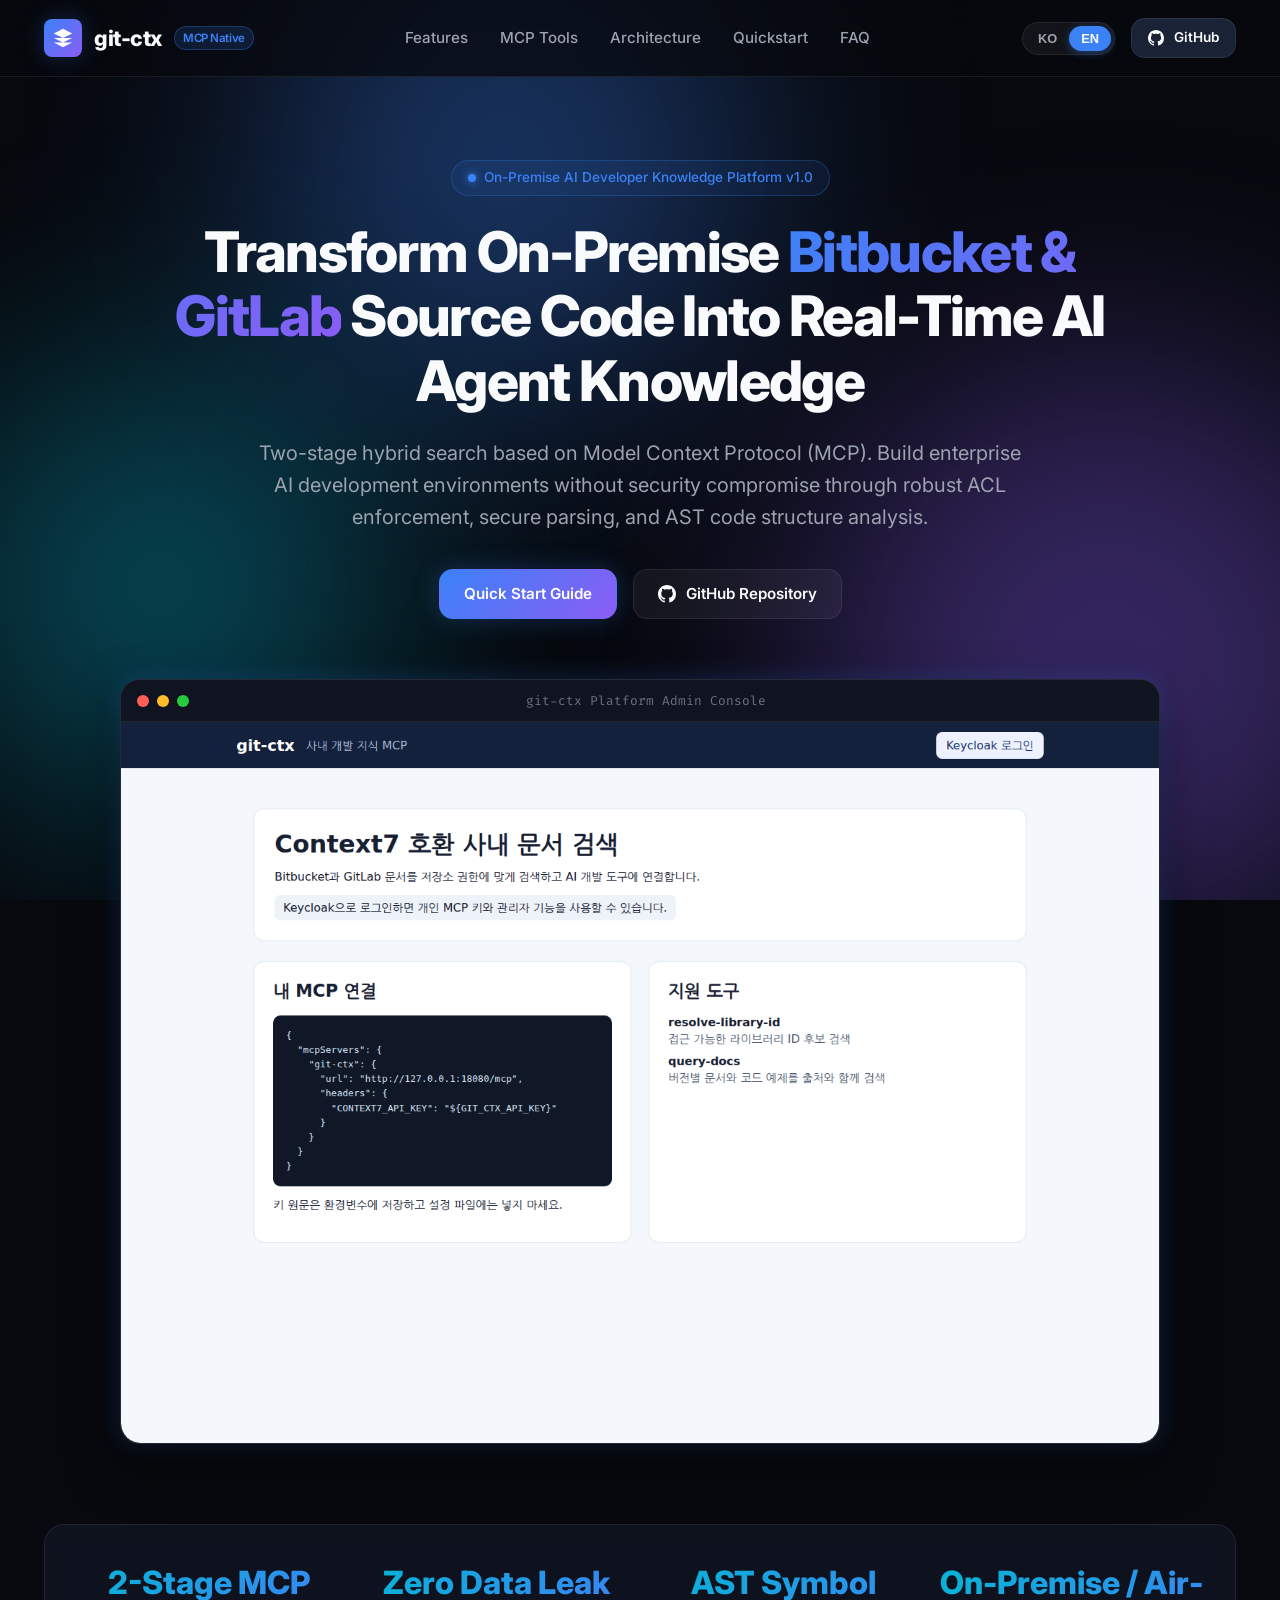
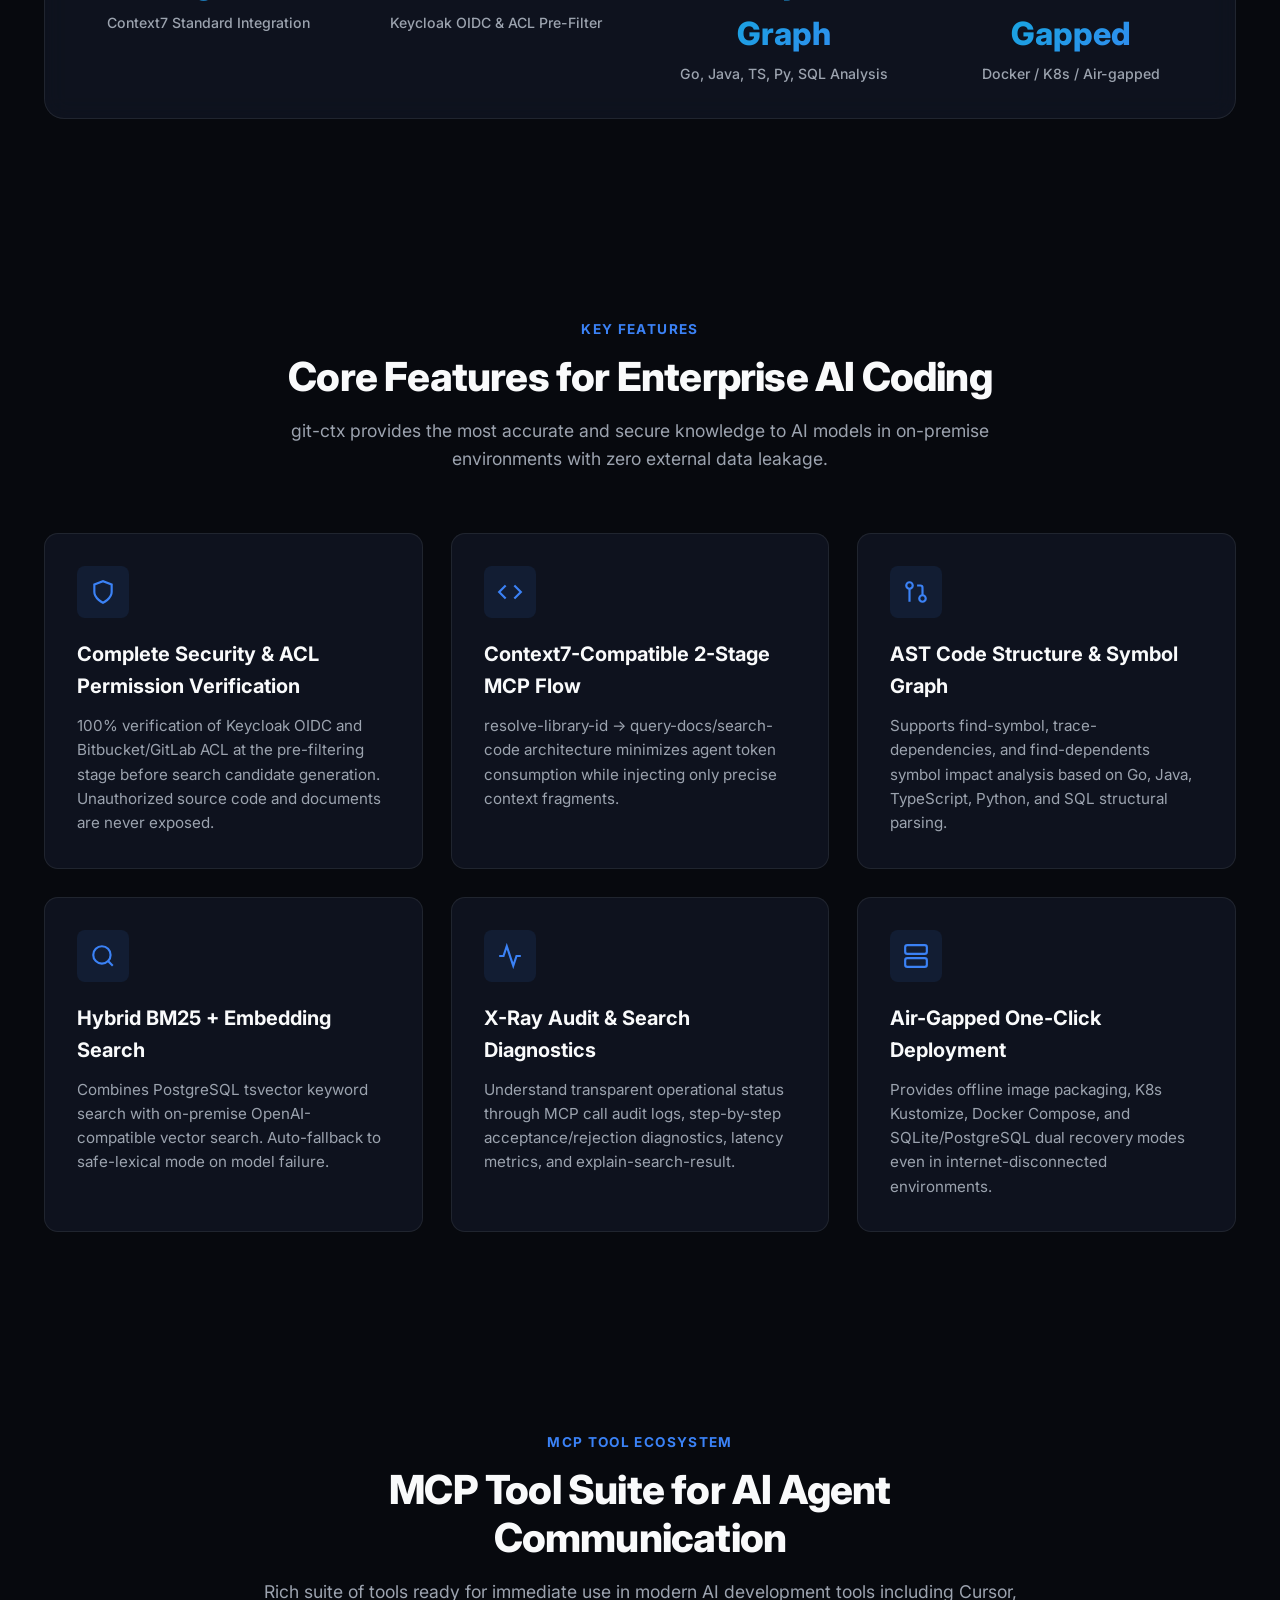
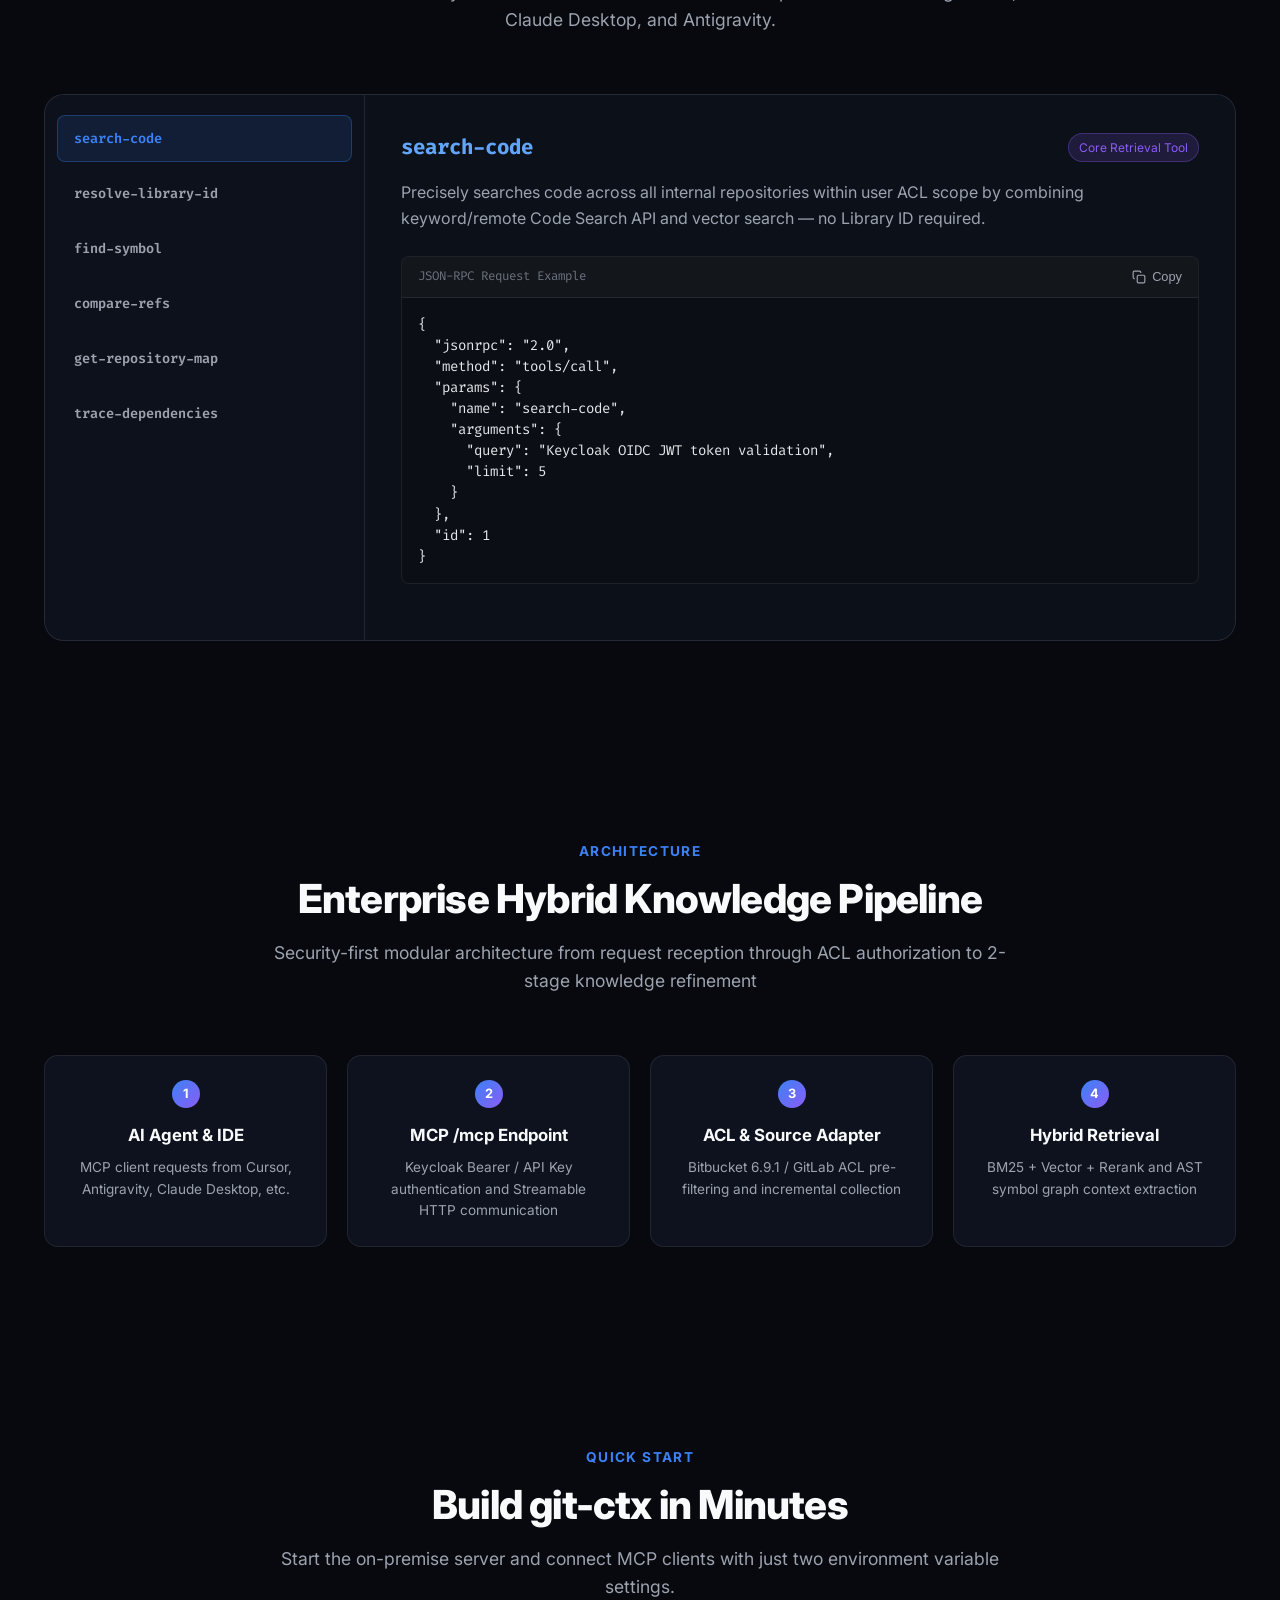
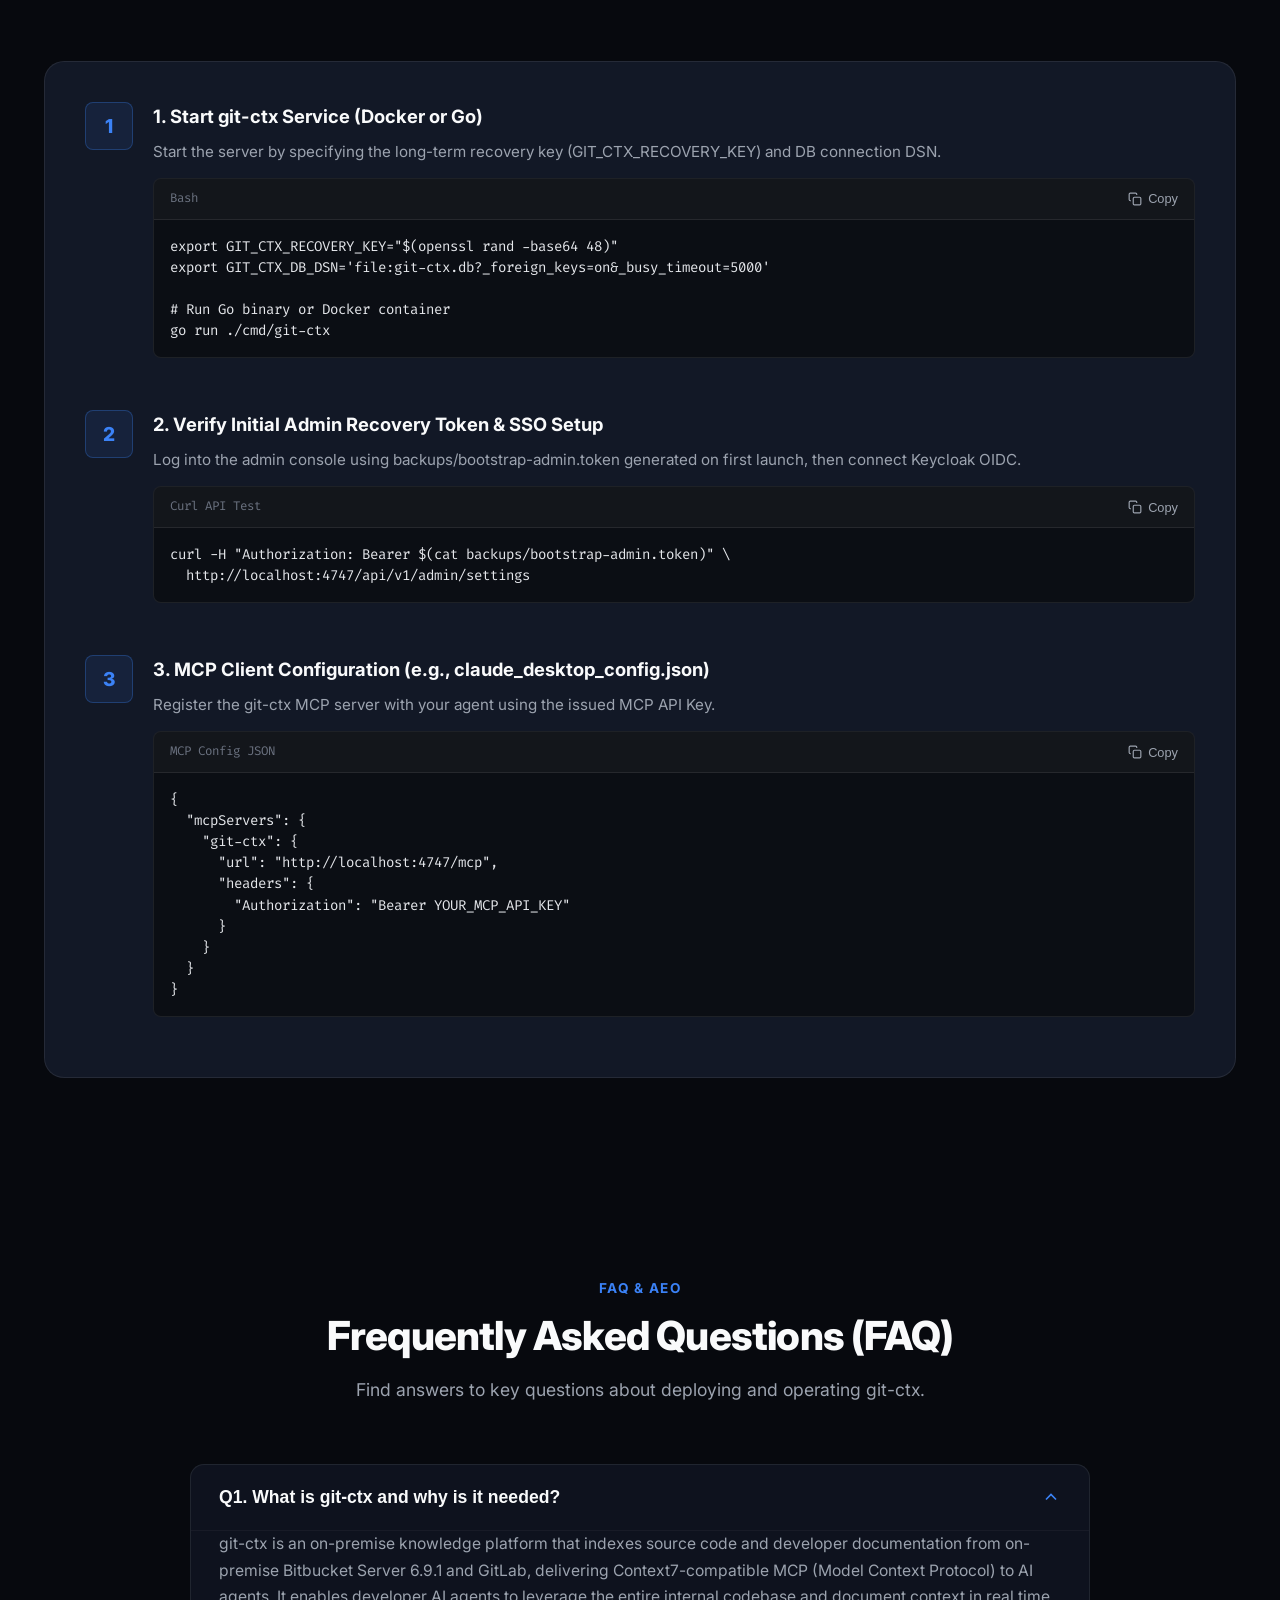
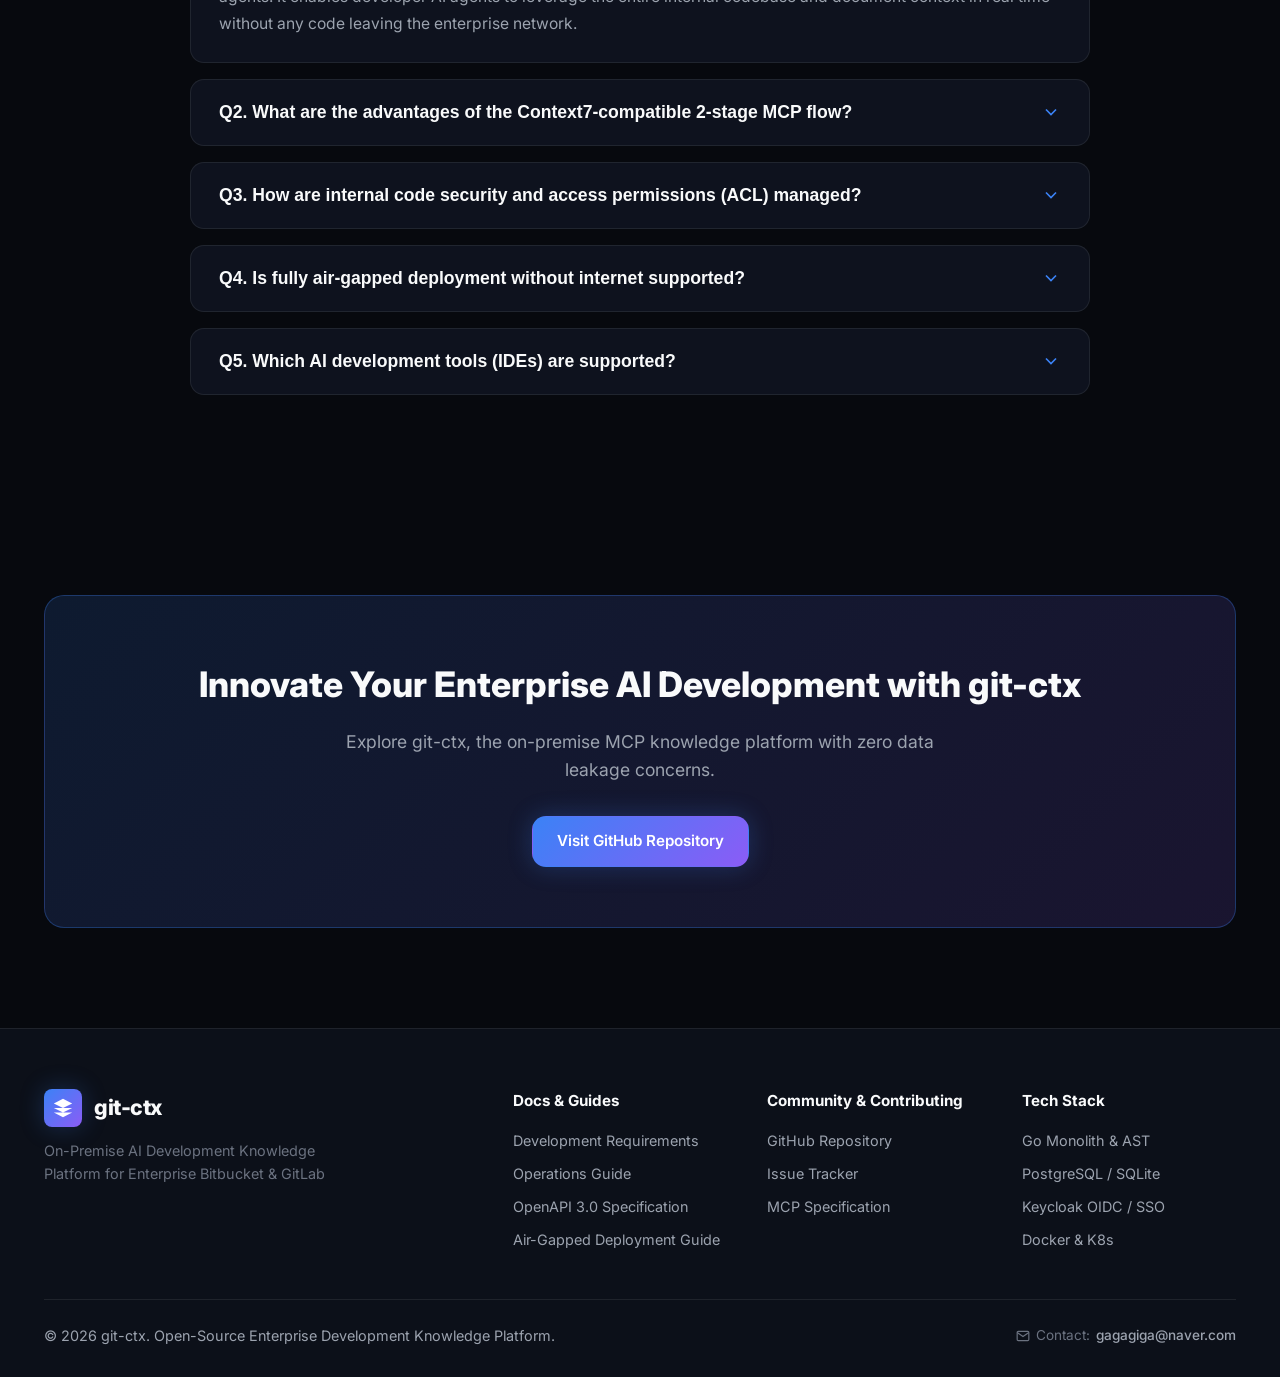
<file: docs/index_en.html>
<!DOCTYPE html>
<html lang="en">
<head>
  <meta charset="UTF-8">
  <meta name="viewport" content="width=device-width, initial-scale=1.0">
  <title>git-ctx - On-Premise AI Development Knowledge Platform | Enterprise MCP Server for Bitbucket & GitLab</title>
  
  <!-- SEO Primary Meta Tags -->
  <meta name="title" content="git-ctx - On-Premise AI Development Knowledge Platform | Enterprise MCP Server">
  <meta name="description" content="git-ctx indexes source code and documentation from on-premise Bitbucket Server 6.9.1 and GitLab to provide Context7-compatible MCP (Model Context Protocol) to AI agents as an on-premise developer knowledge platform. Zero Data Leak security and AST code parsing.">
  <meta name="keywords" content="git-ctx, MCP, Model Context Protocol, Bitbucket, GitLab, Context7, On-Premise AI, AI Agent, Developer Knowledge Platform, Code Indexing, AST Parsing, Keycloak OIDC, Air-Gapped AI, Cursor MCP, Claude Desktop MCP">
  <meta name="author" content="hkjang">
  <meta name="robots" content="index, follow">
  <link rel="canonical" href="https://hkjang.github.io/git-ctx/index_en.html">
  <!-- Language alternates: each page is canonical for its own language -->
  <link rel="alternate" hreflang="ko" href="https://hkjang.github.io/git-ctx/">
  <link rel="alternate" hreflang="en" href="https://hkjang.github.io/git-ctx/index_en.html">
  <link rel="alternate" hreflang="x-default" href="https://hkjang.github.io/git-ctx/">


  <!-- Open Graph / Facebook / Kakao -->
  <meta property="og:type" content="website">
  <meta property="og:url" content="https://hkjang.github.io/git-ctx/index_en.html">
  <meta property="og:title" content="git-ctx - On-Premise AI Development Knowledge Platform">
  <meta property="og:description" content="Connect on-premise Bitbucket & GitLab source code as real-time knowledge for AI agents. MCP-based 2-stage hybrid search with complete ACL security.">
  <meta property="og:image" content="https://hkjang.github.io/git-ctx/assets/git-ctx-view.png">
  <meta property="og:site_name" content="git-ctx">
  <meta property="og:locale" content="en_US">
  <meta property="og:locale:alternate" content="ko_KR">

  <!-- Twitter Card -->
  <meta name="twitter:card" content="summary_large_image">
  <meta name="twitter:url" content="https://hkjang.github.io/git-ctx/index_en.html">
  <meta name="twitter:title" content="git-ctx - On-Premise AI Developer Knowledge Platform">
  <meta name="twitter:description" content="Connect Enterprise Bitbucket & GitLab Code to AI Agents in Real Time via Context7-Compatible MCP.">
  <meta name="twitter:image" content="https://hkjang.github.io/git-ctx/assets/git-ctx-view.png">

  <!-- Favicon & Stylesheet -->
  <link rel="icon" type="image/svg+xml" href="data:image/svg+xml,<svg xmlns='http://www.w3.org/2000/svg' viewBox='0 0 24 24' fill='%233B82F6'><path d='M12 2L2 7l10 5 10-5-10-5zM2 17l10 5 10-5M2 12l10 5 10-5'/></svg>">
  <link rel="stylesheet" href="css/style.css">

  <!-- Structured Data (JSON-LD) for SEO & AEO (Answer Engine Optimization) -->
  <script type="application/ld+json">
  {
    "@context": "https://schema.org",
    "@graph": [
      {
        "@type": "SoftwareApplication",
        "@id": "https://hkjang.github.io/git-ctx/#software",
        "name": "git-ctx",
        "url": "https://hkjang.github.io/git-ctx/",
        "applicationCategory": "DeveloperApplication",
        "operatingSystem": "Linux, Windows, macOS, Docker, Kubernetes",
        "description": "On-premise AI developer knowledge platform connecting Bitbucket Server and GitLab codebase to AI agents via Context7-compatible Model Context Protocol (MCP).",
        "softwareVersion": "0.77.24",
        "license": "https://github.com/hkjang/git-ctx/blob/main/LICENSE",
        "author": {
          "@type": "Organization",
          "name": "hkjang",
          "url": "https://github.com/hkjang"
        },
        "offers": {
          "@type": "Offer",
          "price": "0",
          "priceCurrency": "USD"
        }
      },
      {
        "@type": "Organization",
        "@id": "https://hkjang.github.io/git-ctx/#organization",
        "name": "git-ctx Team",
        "url": "https://hkjang.github.io/git-ctx/",
        "sameAs": [
          "https://github.com/hkjang/git-ctx"
        ],
        "contactPoint": {
          "@type": "ContactPoint",
          "email": "gagagiga@naver.com",
          "contactType": "customer service"
        }
      },
      {
        "@type": "BreadcrumbList",
        "itemListElement": [
          {
            "@type": "ListItem",
            "position": 1,
            "name": "Home",
            "item": "https://hkjang.github.io/git-ctx/index_en.html"
          }
        ]
      },
      {
        "@type": "FAQPage",
        "@id": "https://hkjang.github.io/git-ctx/index_en.html#faq",
        "inLanguage": "en",
        "mainEntity": [
          {
            "@type": "Question",
            "name": "What is git-ctx and why is it needed?",
            "acceptedAnswer": {
              "@type": "Answer",
              "text": "git-ctx is an on-premise knowledge platform that indexes source code and developer documentation from on-premise Bitbucket Server 6.9.1 and GitLab, delivering Context7-compatible MCP (Model Context Protocol) to AI agents. It enables developer AI agents to leverage the entire internal codebase and document context in real time without any code leaving the enterprise network."
            }
          },
          {
            "@type": "Question",
            "name": "What are the advantages of the Context7-compatible 2-stage MCP flow?",
            "acceptedAnswer": {
              "@type": "Answer",
              "text": "Instead of loading entire repositories into tokens, Stage 1 resolve-library-id discovers target repos/versions, and Stage 2 query-docs/search-code precisely retrieves only needed code chunks and context. This reduces LLM prompt costs by up to 90% and maximizes first-call accuracy."
            }
          },
          {
            "@type": "Question",
            "name": "How are internal code security and access permissions (ACL) managed?",
            "acceptedAnswer": {
              "@type": "Answer",
              "text": "git-ctx synchronizes Keycloak OIDC user accounts and group attributes with Bitbucket/GitLab ACL permissions. User permissions are verified at the pre-filtering stage before search candidate generation, ensuring repositories and source code without access permissions are 100% excluded from search results and AI tokens."
            }
          },
          {
            "@type": "Question",
            "name": "Is fully air-gapped deployment without internet supported?",
            "acceptedAnswer": {
              "@type": "Answer",
              "text": "Yes, fully supported. git-ctx has zero dependency on external Context7 servers or internet services, providing offline container image packaging, PostgreSQL/SQLite support, Kubernetes Kustomize manifests, and interfaces compatible with on-premise local LLM/embedding models."
            }
          },
          {
            "@type": "Question",
            "name": "Which AI development tools (IDEs) are supported?",
            "acceptedAnswer": {
              "@type": "Answer",
              "text": "Compatible with all clients following the Model Context Protocol (MCP) standard. Supported across various agent environments including Cursor, Antigravity CLI/IDE, Claude Desktop, and VS Code (Continue/MCP extensions)."
            }
          }
        ]
      }
    ]
  }
  </script>
<script id="auto-lang-detector">
/* First-visit language routing.
 *
 * Each language is a separate authored page, so this picks the right file and
 * redirects before first paint. It shares the 'git_ctx_lang' key with the
 * switcher in js/main.js; a stored preference always wins over the browser
 * locale so an explicit choice is never overridden.
 */
(function () {
  var LANG_KEY = 'git_ctx_lang';
  var saved = null;
  try {
    saved = localStorage.getItem(LANG_KEY);
  } catch (e) {
    saved = null; // localStorage throws in some private-browsing modes
  }
  if (saved !== 'ko' && saved !== 'en') saved = null;

  var pageLang = document.documentElement.lang === 'en' ? 'en' : 'ko';
  var wanted = saved;
  if (!wanted) {
    var navLang = (navigator.language ||
      (navigator.languages && navigator.languages[0]) || '').toLowerCase();
    wanted = navLang.indexOf('ko') === 0 ? 'ko' : 'en';
  }
  if (wanted === pageLang) return;

  var file = wanted === 'en' ? 'index_en.html' : 'index.html';
  var path = window.location.pathname.replace(/[^/]*$/, file);
  if (path === window.location.pathname) return; // guard against a redirect loop
  window.location.replace(path + window.location.search + window.location.hash);
})();
</script>
</head>
<body>

  <!-- Ambient Glow Background -->
  <div class="bg-glow-container" aria-hidden="true">
    <div class="bg-glow-blob blob-1"></div>
    <div class="bg-glow-blob blob-2"></div>
    <div class="bg-glow-blob blob-3"></div>
  </div>

  <!-- Site Header -->
  <header class="site-header">
    <div class="container navbar">
      <a href="#" class="brand-logo" aria-label="git-ctx home">
        <div class="brand-icon">
          <svg viewBox="0 0 24 24" aria-hidden="true">
            <path d="M12 2L2 7l10 5 10-5-10-5zM2 17l10 5 10-5M2 12l10 5 10-5"/>
          </svg>
        </div>
        git-ctx
        <span class="brand-badge">MCP Native</span>
      </a>

      <nav aria-label="Main Navigation">
        <ul class="nav-menu" id="nav-menu">
          <li><a href="#features" class="nav-link">Features</a></li>
          <li><a href="#tools" class="nav-link">MCP Tools</a></li>
          <li><a href="#architecture" class="nav-link">Architecture</a></li>
          <li><a href="#quickstart" class="nav-link">Quickstart</a></li>
          <li><a href="#faq" class="nav-link">FAQ</a></li>
        </ul>
      </nav>

      <button id="mobile-menu-btn" class="mobile-menu-btn"
              aria-label="Open/Close Menu" aria-controls="nav-menu" aria-expanded="false">
        <svg width="24" height="24" fill="none" stroke="currentColor" viewBox="0 0 24 24" aria-hidden="true"><path stroke-linecap="round" stroke-linejoin="round" stroke-width="2" d="M4 6h16M4 12h16M4 18h16"></path></svg>
      </button>
      <div class="nav-actions">
        <div class="lang-switcher" aria-label="Language Switcher">
          <button id="lang-ko" class="lang-btn">KO</button>
          <button id="lang-en" class="lang-btn active">EN</button>
        </div>

        <a href="https://github.com/hkjang/git-ctx" target="_blank" rel="noopener noreferrer" class="btn btn-github btn-sm">
          <svg width="16" height="16" viewBox="0 0 24 24" fill="currentColor" aria-hidden="true">
            <path d="M12 0C5.37 0 0 5.37 0 12c0 5.31 3.435 9.795 8.205 11.385.6.105.825-.255.825-.57 0-.285-.015-1.23-.015-2.235-3.015.555-3.795-.735-4.035-1.41-.135-.345-.72-1.41-1.23-1.695-.42-.225-1.02-.78-.015-.795.945-.015 1.62.87 1.845 1.23 1.08 1.815 2.805 1.305 3.495.99.105-.78.42-1.305.765-1.605-2.67-.3-5.46-1.335-5.46-5.925 0-1.305.465-2.385 1.23-3.225-.12-.3-.54-1.53.12-3.18 0 0 1.005-.315 3.3 1.23.96-.27 1.98-.405 3-.405s2.04.135 3 .405c2.295-1.56 3.3-1.23 3.3-1.23.66 1.65.24 2.88.12 3.18.765.84 1.23 1.905 1.23 3.225 0 4.605-2.805 5.625-5.475 5.925.435.375.81 1.095.81 2.22 0 1.605-.015 2.895-.015 3.3 0 .315.225.69.825.57A12.02 12.02 0 0024 12c0-6.63-5.37-12-12-12z"/>
          </svg>
          GitHub
        </a>

      </div>
    </div>
  </header>

  <main id="main-content">
    <!-- Hero Section -->
    <section class="hero-section">
      <div class="container">
        <div class="hero-pill">
          <span class="pill-dot"></span>
          <span data-i18n="hero_pill">On-Premise AI Developer Knowledge Platform v1.0</span>
        </div>

        <h1 class="hero-title" data-i18n="hero_title">
          Transform On-Premise <span class="highlight">Bitbucket & GitLab</span> Source Code Into Real-Time AI Agent Knowledge
        </h1>

        <p class="hero-desc" data-i18n="hero_desc">
          Two-stage hybrid search based on Model Context Protocol (MCP). Build enterprise AI development environments without security compromise through robust ACL enforcement, secure parsing, and AST code structure analysis.
        </p>

        <div class="hero-cta">
          <a href="#quickstart" class="btn btn-primary" data-i18n="btn_quickstart">Quick Start Guide</a>
          <a href="https://github.com/hkjang/git-ctx" target="_blank" rel="noopener noreferrer" class="btn btn-secondary" data-i18n="btn_github">
            <svg width="18" height="18" viewBox="0 0 24 24" fill="currentColor"><path d="M12 0C5.37 0 0 5.37 0 12c0 5.31 3.435 9.795 8.205 11.385.6.105.825-.255.825-.57 0-.285-.015-1.23-.015-2.235-3.015.555-3.795-.735-4.035-1.41-.135-.345-.72-1.41-1.23-1.695-.42-.225-1.02-.78-.015-.795.945-.015 1.62.87 1.845 1.23 1.08 1.815 2.805 1.305 3.495.99.105-.78.42-1.305.765-1.605-2.67-.3-5.46-1.335-5.46-5.925 0-1.305.465-2.385 1.23-3.225-.12-.3-.54-1.53.12-3.18 0 0 1.005-.315 3.3 1.23.96-.27 1.98-.405 3-.405s2.04.135 3 .405c2.295-1.56 3.3-1.23 3.3-1.23.66 1.65.24 2.88.12 3.18.765.84 1.23 1.905 1.23 3.225 0 4.605-2.805 5.625-5.475 5.925.435.375.81 1.095.81 2.22 0 1.605-.015 2.895-.015 3.3 0 .315.225.69.825.57A12.02 12.02 0 0024 12c0-6.63-5.37-12-12-12z"/></svg>
            GitHub Repository
          </a>
        </div>

        <!-- App Screen Preview Frame -->
        <div class="preview-container">
          <div class="preview-window">
            <div class="window-header">
              <div class="window-dots">
                <span class="dot dot-red"></span>
                <span class="dot dot-yellow"></span>
                <span class="dot dot-green"></span>
              </div>
              <div class="window-title">git-ctx Platform Admin Console</div>
              <div style="width: 40px;"></div>
            </div>
            <div class="preview-img-wrapper">
              <img src="assets/git-ctx-view.png" alt="git-ctx Admin Console Preview UI" class="preview-img" width="1200" height="675" loading="eager">
            </div>
          </div>
        </div>

        <!-- Key Metrics Banner -->
        <div class="stats-banner">
          <div class="stat-item">
            <div class="stat-number" data-i18n="stat_mcp">2-Stage MCP</div>
            <div class="stat-label" data-i18n="stat_mcp_desc">Context7 Standard Integration</div>
          </div>
          <div class="stat-item">
            <div class="stat-number" data-i18n="stat_security">Zero Data Leak</div>
            <div class="stat-label" data-i18n="stat_security_desc">Keycloak OIDC & ACL Pre-Filter</div>
          </div>
          <div class="stat-item">
            <div class="stat-number" data-i18n="stat_ast">AST Symbol Graph</div>
            <div class="stat-label" data-i18n="stat_ast_desc">Go, Java, TS, Py, SQL Analysis</div>
          </div>
          <div class="stat-item">
            <div class="stat-number" data-i18n="stat_deploy">On-Premise / Air-Gapped</div>
            <div class="stat-label" data-i18n="stat_deploy_desc">Docker / K8s / Air-gapped</div>
          </div>
        </div>
      </div>
    </section>

    <!-- Features Section -->
    <section id="features" class="section">
      <div class="container">
        <div class="section-header">
          <div class="section-subtitle" data-i18n="features_subtitle">KEY FEATURES</div>
          <h2 class="section-title" data-i18n="features_title">Core Features for Enterprise AI Coding</h2>
          <p class="section-desc" data-i18n="features_desc">
            git-ctx provides the most accurate and secure knowledge to AI models in on-premise environments with zero external data leakage.
          </p>
        </div>

        <div class="features-grid">
          <!-- Card 1 -->
          <article class="feature-card">
            <div class="feature-icon-box">
              <svg viewBox="0 0 24 24" fill="none" stroke="currentColor" stroke-width="2"><path d="M12 22s8-4 8-10V5l-8-3-8 3v7c0 6 8 10 8 10z"/></svg>
            </div>
            <h3 class="feature-title" data-i18n="feat_1_title">Complete Security & ACL Permission Verification</h3>
            <p class="feature-text" data-i18n="feat_1_desc">100% verification of Keycloak OIDC and Bitbucket/GitLab ACL at the pre-filtering stage before search candidate generation. Unauthorized source code and documents are never exposed.</p>
          </article>

          <!-- Card 2 -->
          <article class="feature-card">
            <div class="feature-icon-box">
              <svg viewBox="0 0 24 24" fill="none" stroke="currentColor" stroke-width="2"><polyline points="16 18 22 12 16 6"></polyline><polyline points="8 6 2 12 8 18"></polyline></svg>
            </div>
            <h3 class="feature-title" data-i18n="feat_2_title">Context7-Compatible 2-Stage MCP Flow</h3>
            <p class="feature-text" data-i18n="feat_2_desc">resolve-library-id → query-docs/search-code architecture minimizes agent token consumption while injecting only precise context fragments.</p>
          </article>

          <!-- Card 3 -->
          <article class="feature-card">
            <div class="feature-icon-box">
              <svg viewBox="0 0 24 24" fill="none" stroke="currentColor" stroke-width="2"><circle cx="18" cy="18" r="3"></circle><circle cx="6" cy="6" r="3"></circle><path d="M13 6h3a2 2 0 0 1 2 2v7"></path><line x1="6" y1="9" x2="6" y2="21"></line></svg>
            </div>
            <h3 class="feature-title" data-i18n="feat_3_title">AST Code Structure & Symbol Graph</h3>
            <p class="feature-text" data-i18n="feat_3_desc">Supports find-symbol, trace-dependencies, and find-dependents symbol impact analysis based on Go, Java, TypeScript, Python, and SQL structural parsing.</p>
          </article>

          <!-- Card 4 -->
          <article class="feature-card">
            <div class="feature-icon-box">
              <svg viewBox="0 0 24 24" fill="none" stroke="currentColor" stroke-width="2"><circle cx="11" cy="11" r="8"></circle><line x1="21" y1="21" x2="16.65" y2="16.65"></line></svg>
            </div>
            <h3 class="feature-title" data-i18n="feat_4_title">Hybrid BM25 + Embedding Search</h3>
            <p class="feature-text" data-i18n="feat_4_desc">Combines PostgreSQL tsvector keyword search with on-premise OpenAI-compatible vector search. Auto-fallback to safe-lexical mode on model failure.</p>
          </article>

          <!-- Card 5 -->
          <article class="feature-card">
            <div class="feature-icon-box">
              <svg viewBox="0 0 24 24" fill="none" stroke="currentColor" stroke-width="2"><path d="M22 12h-4l-3 9L9 3l-3 9H2"></path></svg>
            </div>
            <h3 class="feature-title" data-i18n="feat_5_title">X-Ray Audit & Search Diagnostics</h3>
            <p class="feature-text" data-i18n="feat_5_desc">Understand transparent operational status through MCP call audit logs, step-by-step acceptance/rejection diagnostics, latency metrics, and explain-search-result.</p>
          </article>

          <!-- Card 6 -->
          <article class="feature-card">
            <div class="feature-icon-box">
              <svg viewBox="0 0 24 24" fill="none" stroke="currentColor" stroke-width="2"><rect x="2" y="2" width="20" height="8" rx="2" ry="2"></rect><rect x="2" y="14" width="20" height="8" rx="2" ry="2"></rect><line x1="6" y1="6" x2="6.01" y2="6"></line><line x1="6" y1="18" x2="6.01" y2="18"></line></svg>
            </div>
            <h3 class="feature-title" data-i18n="feat_6_title">Air-Gapped One-Click Deployment</h3>
            <p class="feature-text" data-i18n="feat_6_desc">Provides offline image packaging, K8s Kustomize, Docker Compose, and SQLite/PostgreSQL dual recovery modes even in internet-disconnected environments.</p>
          </article>
        </div>
      </div>
    </section>

    <!-- MCP Tool Explorer Section -->
    <section id="tools" class="section">
      <div class="container">
        <div class="section-header">
          <div class="section-subtitle" data-i18n="tools_subtitle">MCP TOOL ECOSYSTEM</div>
          <h2 class="section-title" data-i18n="tools_title">MCP Tool Suite for AI Agent Communication</h2>
          <p class="section-desc" data-i18n="tools_desc">
            Rich suite of tools ready for immediate use in modern AI development tools including Cursor, Claude Desktop, and Antigravity.
          </p>
        </div>

        <div class="tools-explorer">
          <!-- Left Tabs -->
          <div class="tools-nav">
            <button class="tool-tab-btn active" data-target="tool-search-code">
              <span class="tool-tab-code">search-code</span>
            </button>
            <button class="tool-tab-btn" data-target="tool-resolve">
              <span class="tool-tab-code">resolve-library-id</span>
            </button>
            <button class="tool-tab-btn" data-target="tool-find-symbol">
              <span class="tool-tab-code">find-symbol</span>
            </button>
            <button class="tool-tab-btn" data-target="tool-compare-refs">
              <span class="tool-tab-code">compare-refs</span>
            </button>
            <button class="tool-tab-btn" data-target="tool-repo-map">
              <span class="tool-tab-code">get-repository-map</span>
            </button>
            <button class="tool-tab-btn" data-target="tool-trace-deps">
              <span class="tool-tab-code">trace-dependencies</span>
            </button>
          </div>

          <!-- Right Content Details -->
          <div class="tools-content">
            <!-- Tool 1: search-code -->
            <div id="tool-search-code" class="tool-detail active">
              <div class="tool-head">
                <span class="tool-name-badge">search-code</span>
                <span class="tool-type-tag">Core Retrieval Tool</span>
              </div>
              <p class="tool-desc-text">
                Precisely searches code across all internal repositories within user ACL scope by combining keyword/remote Code Search API and vector search — no Library ID required.
              </p>
              <div class="code-block-wrapper">
                <div class="code-header">
                  <span>JSON-RPC Request Example</span>
                  <button class="copy-btn" data-code="code-search-json">
                    <svg width="14" height="14" viewBox="0 0 24 24" fill="none" stroke="currentColor" stroke-width="2"><rect x="9" y="9" width="13" height="13" rx="2" ry="2"></rect><path d="M5 15H4a2 2 0 0 1-2-2V4a2 2 0 0 1 2-2h9a2 2 0 0 1 2 2v1"></path></svg>
                    Copy
                  </button>
                </div>
                <pre><code id="code-search-json">{
  "jsonrpc": "2.0",
  "method": "tools/call",
  "params": {
    "name": "search-code",
    "arguments": {
      "query": "Keycloak OIDC JWT token validation",
      "limit": 5
    }
  },
  "id": 1
}</code></pre>
              </div>
            </div>

            <!-- Tool 2: resolve-library-id -->
            <div id="tool-resolve" class="tool-detail">
              <div class="tool-head">
                <span class="tool-name-badge">resolve-library-id</span>
                <span class="tool-type-tag">Context7 Standard Tool</span>
              </div>
              <p class="tool-desc-text">
                Maps project or repository names the agent wants to explore to normalized Library IDs (e.g., project/repo/main) and verifies access permissions.
              </p>
              <div class="code-block-wrapper">
                <div class="code-header">
                  <span>JSON-RPC Request Example</span>
                  <button class="copy-btn" data-code="code-resolve-json">
                    <svg width="14" height="14" viewBox="0 0 24 24" fill="none" stroke="currentColor" stroke-width="2"><rect x="9" y="9" width="13" height="13" rx="2" ry="2"></rect><path d="M5 15H4a2 2 0 0 1-2-2V4a2 2 0 0 1 2-2h9a2 2 0 0 1 2 2v1"></path></svg>
                    Copy
                  </button>
                </div>
                <pre><code id="code-resolve-json">{
  "jsonrpc": "2.0",
  "method": "tools/call",
  "params": {
    "name": "resolve-library-id",
    "arguments": {
      "libraryName": "git-ctx",
      "query": "authentication adapter"
    }
  },
  "id": 2
}</code></pre>
              </div>
            </div>

            <!-- Tool 3: find-symbol -->
            <div id="tool-find-symbol" class="tool-detail">
              <div class="tool-head">
                <span class="tool-name-badge">find-symbol</span>
                <span class="tool-type-tag">AST Code Parser</span>
              </div>
              <p class="tool-desc-text">
                Instantly extracts specific class, interface, method, and struct definitions along with comment context from Go AST, Java, TypeScript, Python, and SQL parsing results.
              </p>
              <div class="code-block-wrapper">
                <div class="code-header">
                  <span>JSON-RPC Request Example</span>
                  <button class="copy-btn" data-code="code-symbol-json">
                    <svg width="14" height="14" viewBox="0 0 24 24" fill="none" stroke="currentColor" stroke-width="2"><rect x="9" y="9" width="13" height="13" rx="2" ry="2"></rect><path d="M5 15H4a2 2 0 0 1-2-2V4a2 2 0 0 1 2-2h9a2 2 0 0 1 2 2v1"></path></svg>
                    Copy
                  </button>
                </div>
                <pre><code id="code-symbol-json">{
  "jsonrpc": "2.0",
  "method": "tools/call",
  "params": {
    "name": "find-symbol",
    "arguments": {
      "symbol": "BitbucketAdapter",
      "language": "go"
    }
  },
  "id": 3
}</code></pre>
              </div>
            </div>

            <!-- Tool 4: compare-refs -->
            <div id="tool-compare-refs" class="tool-detail">
              <div class="tool-head">
                <span class="tool-name-badge">compare-refs</span>
                <span class="tool-type-tag">Impact Analysis Tool</span>
              </div>
              <p class="tool-desc-text">
                Compares changes between two branches/tags at the symbol level and calculates their cascading impact on other code in the repository.
              </p>
              <div class="code-block-wrapper">
                <div class="code-header">
                  <span>JSON-RPC Request Example</span>
                  <button class="copy-btn" data-code="code-compare-json">
                    <svg width="14" height="14" viewBox="0 0 24 24" fill="none" stroke="currentColor" stroke-width="2"><rect x="9" y="9" width="13" height="13" rx="2" ry="2"></rect><path d="M5 15H4a2 2 0 0 1-2-2V4a2 2 0 0 1 2-2h9a2 2 0 0 1 2 2v1"></path></svg>
                    Copy
                  </button>
                </div>
                <pre><code id="code-compare-json">{
  "jsonrpc": "2.0",
  "method": "tools/call",
  "params": {
    "name": "compare-refs",
    "arguments": {
      "libraryId": "hkjang/git-ctx",
      "baseRef": "main",
      "targetRef": "feature/oidc-pkce"
    }
  },
  "id": 4
}</code></pre>
              </div>
            </div>

            <!-- Tool 5: get-repository-map -->
            <div id="tool-repo-map" class="tool-detail">
              <div class="tool-head">
                <span class="tool-name-badge">get-repository-map</span>
                <span class="tool-type-tag">Repository Insights</span>
              </div>
              <p class="tool-desc-text">
                Returns a summarized MAP object containing the repository's language distribution, core entrypoints, main package structure, and configuration file conventions.
              </p>
              <div class="code-block-wrapper">
                <div class="code-header">
                  <span>JSON-RPC Request Example</span>
                  <button class="copy-btn" data-code="code-map-json">
                    <svg width="14" height="14" viewBox="0 0 24 24" fill="none" stroke="currentColor" stroke-width="2"><rect x="9" y="9" width="13" height="13" rx="2" ry="2"></rect><path d="M5 15H4a2 2 0 0 1-2-2V4a2 2 0 0 1 2-2h9a2 2 0 0 1 2 2v1"></path></svg>
                    Copy
                  </button>
                </div>
                <pre><code id="code-map-json">{
  "jsonrpc": "2.0",
  "method": "tools/call",
  "params": {
    "name": "get-repository-map",
    "arguments": {
      "libraryId": "hkjang/git-ctx"
    }
  },
  "id": 5
}</code></pre>
              </div>
            </div>

            <!-- Tool 6: trace-dependencies -->
            <div id="tool-trace-deps" class="tool-detail">
              <div class="tool-head">
                <span class="tool-name-badge">trace-dependencies</span>
                <span class="tool-type-tag">Graph Analytics</span>
              </div>
              <p class="tool-desc-text">
                Traces import and call relationships, database table associations of specific files or modules to compose code propagation graphs as visualizable data.
              </p>
              <div class="code-block-wrapper">
                <div class="code-header">
                  <span>JSON-RPC Request Example</span>
                  <button class="copy-btn" data-code="code-deps-json">
                    <svg width="14" height="14" viewBox="0 0 24 24" fill="none" stroke="currentColor" stroke-width="2"><rect x="9" y="9" width="13" height="13" rx="2" ry="2"></rect><path d="M5 15H4a2 2 0 0 1-2-2V4a2 2 0 0 1 2-2h9a2 2 0 0 1 2 2v1"></path></svg>
                    Copy
                  </button>
                </div>
                <pre><code id="code-deps-json">{
  "jsonrpc": "2.0",
  "method": "tools/call",
  "params": {
    "name": "trace-dependencies",
    "arguments": {
      "libraryId": "hkjang/git-ctx",
      "filePath": "internal/mcp/server.go"
    }
  },
  "id": 6
}</code></pre>
              </div>
            </div>

          </div>
        </div>
      </div>
    </section>

    <!-- Architecture Section -->
    <section id="architecture" class="section">
      <div class="container">
        <div class="section-header">
          <div class="section-subtitle" data-i18n="arch_subtitle">ARCHITECTURE</div>
          <h2 class="section-title" data-i18n="arch_title">Enterprise Hybrid Knowledge Pipeline</h2>
          <p class="section-desc" data-i18n="arch_desc">
            Security-first modular architecture from request reception through ACL authorization to 2-stage knowledge refinement
          </p>
        </div>

        <div class="arch-flow-grid">
          <div class="arch-card">
            <div class="arch-step-num">1</div>
            <h3 class="arch-card-title" data-i18n="arch_step1_title">AI Agent & IDE</h3>
            <p class="arch-card-text" data-i18n="arch_step1_desc">MCP client requests from Cursor, Antigravity, Claude Desktop, etc.</p>
          </div>

          <div class="arch-card">
            <div class="arch-step-num">2</div>
            <h3 class="arch-card-title" data-i18n="arch_step2_title">MCP /mcp Endpoint</h3>
            <p class="arch-card-text" data-i18n="arch_step2_desc">Keycloak Bearer / API Key authentication and Streamable HTTP communication</p>
          </div>

          <div class="arch-card">
            <div class="arch-step-num">3</div>
            <h3 class="arch-card-title" data-i18n="arch_step3_title">ACL & Source Adapter</h3>
            <p class="arch-card-text" data-i18n="arch_step3_desc">Bitbucket 6.9.1 / GitLab ACL pre-filtering and incremental collection</p>
          </div>

          <div class="arch-card">
            <div class="arch-step-num">4</div>
            <h3 class="arch-card-title" data-i18n="arch_step4_title">Hybrid Retrieval</h3>
            <p class="arch-card-text" data-i18n="arch_step4_desc">BM25 + Vector + Rerank and AST symbol graph context extraction</p>
          </div>
        </div>
      </div>
    </section>

    <!-- Quick Start Section -->
    <section id="quickstart" class="section">
      <div class="container">
        <div class="section-header">
          <div class="section-subtitle" data-i18n="quickstart_subtitle">QUICK START</div>
          <h2 class="section-title" data-i18n="quickstart_title">Build git-ctx in Minutes</h2>
          <p class="section-desc" data-i18n="quickstart_desc">
            Start the on-premise server and connect MCP clients with just two environment variable settings.
          </p>
        </div>

        <div class="quickstart-box">
          <div class="steps-list">
            <!-- Step 1 -->
            <div class="step-item">
              <div class="step-badge">1</div>
              <div>
                <h3 class="step-title" data-i18n="step1_title">1. Start git-ctx Service (Docker or Go)</h3>
                <p class="step-desc" data-i18n="step1_desc">Start the server by specifying the long-term recovery key (GIT_CTX_RECOVERY_KEY) and DB connection DSN.</p>
                <div class="code-block-wrapper">
                  <div class="code-header">
                    <span>Bash</span>
                    <button class="copy-btn" data-code="code-cmd-start">
                      <svg width="14" height="14" viewBox="0 0 24 24" fill="none" stroke="currentColor" stroke-width="2"><rect x="9" y="9" width="13" height="13" rx="2" ry="2"></rect><path d="M5 15H4a2 2 0 0 1-2-2V4a2 2 0 0 1 2-2h9a2 2 0 0 1 2 2v1"></path></svg>
                      Copy
                    </button>
                  </div>
                  <pre><code id="code-cmd-start">export GIT_CTX_RECOVERY_KEY="$(openssl rand -base64 48)"
export GIT_CTX_DB_DSN='file:git-ctx.db?_foreign_keys=on&_busy_timeout=5000'

# Run Go binary or Docker container
go run ./cmd/git-ctx</code></pre>
                </div>
              </div>
            </div>

            <!-- Step 2 -->
            <div class="step-item">
              <div class="step-badge">2</div>
              <div>
                <h3 class="step-title" data-i18n="step2_title">2. Verify Initial Admin Recovery Token & SSO Setup</h3>
                <p class="step-desc" data-i18n="step2_desc">Log into the admin console using backups/bootstrap-admin.token generated on first launch, then connect Keycloak OIDC.</p>
                <div class="code-block-wrapper">
                  <div class="code-header">
                    <span>Curl API Test</span>
                    <button class="copy-btn" data-code="code-cmd-token">
                      <svg width="14" height="14" viewBox="0 0 24 24" fill="none" stroke="currentColor" stroke-width="2"><rect x="9" y="9" width="13" height="13" rx="2" ry="2"></rect><path d="M5 15H4a2 2 0 0 1-2-2V4a2 2 0 0 1 2-2h9a2 2 0 0 1 2 2v1"></path></svg>
                      Copy
                    </button>
                  </div>
                  <pre><code id="code-cmd-token">curl -H "Authorization: Bearer $(cat backups/bootstrap-admin.token)" \
  http://localhost:4747/api/v1/admin/settings</code></pre>
                </div>
              </div>
            </div>

            <!-- Step 3 -->
            <div class="step-item">
              <div class="step-badge">3</div>
              <div>
                <h3 class="step-title" data-i18n="step3_title">3. MCP Client Configuration (e.g., claude_desktop_config.json)</h3>
                <p class="step-desc" data-i18n="step3_desc">Register the git-ctx MCP server with your agent using the issued MCP API Key.</p>
                <div class="code-block-wrapper">
                  <div class="code-header">
                    <span>MCP Config JSON</span>
                    <button class="copy-btn" data-code="code-mcp-config">
                      <svg width="14" height="14" viewBox="0 0 24 24" fill="none" stroke="currentColor" stroke-width="2"><rect x="9" y="9" width="13" height="13" rx="2" ry="2"></rect><path d="M5 15H4a2 2 0 0 1-2-2V4a2 2 0 0 1 2-2h9a2 2 0 0 1 2 2v1"></path></svg>
                      Copy
                    </button>
                  </div>
                  <pre><code id="code-mcp-config">{
  "mcpServers": {
    "git-ctx": {
      "url": "http://localhost:4747/mcp",
      "headers": {
        "Authorization": "Bearer YOUR_MCP_API_KEY"
      }
    }
  }
}</code></pre>
                </div>
              </div>
            </div>
          </div>
        </div>
      </div>
    </section>

    <!-- FAQ & AEO Section -->
    <section id="faq" class="section">
      <div class="container">
        <div class="section-header">
          <div class="section-subtitle" data-i18n="faq_subtitle">FAQ & AEO</div>
          <h2 class="section-title" data-i18n="faq_title">Frequently Asked Questions (FAQ)</h2>
          <p class="section-desc" data-i18n="faq_desc">Find answers to key questions about deploying and operating git-ctx.</p>
        </div>

        <div class="faq-grid">
          <!-- Q1 -->
          <div class="faq-item active">
            <button class="faq-question">
              <span data-i18n="faq_1_q">Q1. What is git-ctx and why is it needed?</span>
              <svg class="faq-icon" viewBox="0 0 24 24" fill="none" stroke="currentColor" stroke-width="2"><polyline points="6 9 12 15 18 9"></polyline></svg>
            </button>
            <div class="faq-answer">
              <p data-i18n="faq_1_a">git-ctx is an on-premise knowledge platform that indexes source code and developer documentation from on-premise Bitbucket Server 6.9.1 and GitLab, delivering Context7-compatible MCP (Model Context Protocol) to AI agents. It enables developer AI agents to leverage the entire internal codebase and document context in real time without any code leaving the enterprise network.</p>
            </div>
          </div>

          <!-- Q2 -->
          <div class="faq-item">
            <button class="faq-question">
              <span data-i18n="faq_2_q">Q2. What are the advantages of the Context7-compatible 2-stage MCP flow?</span>
              <svg class="faq-icon" viewBox="0 0 24 24" fill="none" stroke="currentColor" stroke-width="2"><polyline points="6 9 12 15 18 9"></polyline></svg>
            </button>
            <div class="faq-answer">
              <p data-i18n="faq_2_a">Instead of loading entire repositories into tokens, Stage 1 resolve-library-id discovers target repos/versions, and Stage 2 query-docs/search-code precisely retrieves only needed code chunks and context. This reduces LLM prompt costs by up to 90% and maximizes first-call accuracy.</p>
            </div>
          </div>

          <!-- Q3 -->
          <div class="faq-item">
            <button class="faq-question">
              <span data-i18n="faq_3_q">Q3. How are internal code security and access permissions (ACL) managed?</span>
              <svg class="faq-icon" viewBox="0 0 24 24" fill="none" stroke="currentColor" stroke-width="2"><polyline points="6 9 12 15 18 9"></polyline></svg>
            </button>
            <div class="faq-answer">
              <p data-i18n="faq_3_a">git-ctx synchronizes Keycloak OIDC user accounts and group attributes with Bitbucket/GitLab ACL permissions. User permissions are verified at the pre-filtering stage before search candidate generation, ensuring repositories and source code without access permissions are 100% excluded from search results and AI tokens.</p>
            </div>
          </div>

          <!-- Q4 -->
          <div class="faq-item">
            <button class="faq-question">
              <span data-i18n="faq_4_q">Q4. Is fully air-gapped deployment without internet supported?</span>
              <svg class="faq-icon" viewBox="0 0 24 24" fill="none" stroke="currentColor" stroke-width="2"><polyline points="6 9 12 15 18 9"></polyline></svg>
            </button>
            <div class="faq-answer">
              <p data-i18n="faq_4_a">Yes, fully supported. git-ctx has zero dependency on external Context7 servers or internet services, providing offline container image packaging, PostgreSQL/SQLite support, Kubernetes Kustomize manifests, and interfaces compatible with on-premise local LLM/embedding models.</p>
            </div>
          </div>

          <!-- Q5 -->
          <div class="faq-item">
            <button class="faq-question">
              <span data-i18n="faq_5_q">Q5. Which AI development tools (IDEs) are supported?</span>
              <svg class="faq-icon" viewBox="0 0 24 24" fill="none" stroke="currentColor" stroke-width="2"><polyline points="6 9 12 15 18 9"></polyline></svg>
            </button>
            <div class="faq-answer">
              <p data-i18n="faq_5_a">Compatible with all clients following the Model Context Protocol (MCP) standard. Supported across various agent environments including Cursor, Antigravity CLI/IDE, Claude Desktop, and VS Code (Continue/MCP extensions).</p>
            </div>
          </div>
        </div>
      </div>
    </section>

    <!-- Bottom Call to Action Banner -->
    <section class="section">
      <div class="container">
        <div class="cta-box">
          <h2 class="cta-title" data-i18n="cta_title">Innovate Your Enterprise AI Development with git-ctx</h2>
          <p class="cta-desc" data-i18n="cta_desc">Explore git-ctx, the on-premise MCP knowledge platform with zero data leakage concerns.</p>
          <a href="https://github.com/hkjang/git-ctx" target="_blank" rel="noopener noreferrer" class="btn btn-primary" data-i18n="cta_btn">
            Visit GitHub Repository
          </a>
        </div>
      </div>
    </section>
  </main>

  <!-- Site Footer -->
  <footer class="site-footer">
    <div class="container">
      <div class="footer-top">
        <div class="footer-brand">
          <a href="#" class="brand-logo">
            <div class="brand-icon">
              <svg viewBox="0 0 24 24"><path d="M12 2L2 7l10 5 10-5-10-5zM2 17l10 5 10-5M2 12l10 5 10-5"/></svg>
            </div>
            git-ctx
          </a>
          <p data-i18n="footer_desc">On-Premise AI Development Knowledge Platform for Enterprise Bitbucket & GitLab</p>
        </div>

        <div>
          <div class="footer-column-title" data-i18n="footer_docs">Docs & Guides</div>
          <ul class="footer-links">
            <li><a href="https://github.com/hkjang/git-ctx/blob/main/docs/requirements.md" target="_blank">Development Requirements</a></li>
            <li><a href="https://github.com/hkjang/git-ctx/blob/main/docs/operations.md" target="_blank">Operations Guide</a></li>
            <li><a href="https://github.com/hkjang/git-ctx/blob/main/docs/openapi.yaml" target="_blank">OpenAPI 3.0 Specification</a></li>
            <li><a href="https://github.com/hkjang/git-ctx/blob/main/docs/offline-deployment.md" target="_blank">Air-Gapped Deployment Guide</a></li>
          </ul>
        </div>

        <div>
          <div class="footer-column-title" data-i18n="footer_community">Community &amp; Contributing</div>
          <ul class="footer-links">
            <li><a href="https://github.com/hkjang/git-ctx" target="_blank">GitHub Repository</a></li>
            <li><a href="https://github.com/hkjang/git-ctx/issues" target="_blank">Issue Tracker</a></li>
            <li><a href="https://modelcontextprotocol.io/" target="_blank" rel="noopener">MCP Specification</a></li>
          </ul>
        </div>

        <div>
          <div class="footer-column-title">Tech Stack</div>
          <ul class="footer-links">
            <li><span>Go Monolith & AST</span></li>
            <li><span>PostgreSQL / SQLite</span></li>
            <li><span>Keycloak OIDC / SSO</span></li>
            <li><span>Docker & K8s</span></li>
          </ul>
        </div>
      </div>

      <!-- Footer Bottom Bar with mandatory contact info -->
      <div class="footer-bottom">
        <div>
          © 2026 git-ctx. Open-Source Enterprise Development Knowledge Platform.
        </div>

        <!-- Email contact -->
        <div class="contact-email-box">
          <svg width="14" height="14" viewBox="0 0 24 24" fill="none" stroke="currentColor" stroke-width="2"><path d="M4 4h16c1.1 0 2 .9 2 2v12c0 1.1-.9 2-2 2H4c-1.1 0-2-.9-2-2V6c0-1.1.9-2 2-2z"></path><polyline points="22,6 12,13 2,6"></polyline></svg>
          <span data-i18n="footer_contact_label">Contact:</span>
          <a href="mailto:gagagiga@naver.com">gagagiga@naver.com</a>
        </div>
      </div>
    </div>
  </footer>

  <script src="js/main.js"></script>
</body>
</html>
</file>
<file: docs/css/style.css>
/* ==========================================================================
   git-ctx - Promotional Landing Page Design System & Styles
   Modern Dark Theme with Glassmorphism, Neon Accents & Dynamic Animations
   ========================================================================== */

@import url('https://fonts.googleapis.com/css2?family=Fira+Code:wght@400;500;600&family=Inter:wght@300;400;500;600;700;800&display=swap');

:root {
  /* Color Tokens */
  --bg-dark: #07090E;
  --bg-primary: #0C1019;
  --bg-secondary: #121826;
  --bg-tertiary: #1A2235;
  --bg-card: rgba(18, 24, 38, 0.7);
  --bg-card-hover: rgba(26, 34, 53, 0.85);
  --bg-code: #0B0E14;

  /* Accent Gradients */
  --accent-blue: #3B82F6;
  --accent-cyan: #06B6D4;
  --accent-purple: #8B5CF6;
  --accent-pink: #EC4899;
  --accent-emerald: #10B981;
  --accent-amber: #F59E0B;
  
  --grad-primary: linear-gradient(135deg, #3B82F6 0%, #8B5CF6 100%);
  --grad-cyan-blue: linear-gradient(135deg, #06B6D4 0%, #3B82F6 100%);
  --grad-purple-pink: linear-gradient(135deg, #8B5CF6 0%, #EC4899 100%);
  --grad-dark-card: linear-gradient(180deg, rgba(255, 255, 255, 0.05) 0%, rgba(255, 255, 255, 0.01) 100%);

  /* Text Colors */
  --text-main: #F9FAFB;
  --text-sub: #9CA3AF;
  --text-muted: #6B7280;
  --text-highlight: #60A5FA;

  /* Borders & Shadows */
  --border-color: rgba(255, 255, 255, 0.08);
  --border-active: rgba(59, 130, 246, 0.4);
  --glow-blue: 0 0 25px rgba(59, 130, 246, 0.25);
  --glow-purple: 0 0 25px rgba(139, 92, 246, 0.25);
  --glass-shadow: 0 20px 50px rgba(0, 0, 0, 0.5);

  /* Fonts & Sizing */
  --font-sans: 'Inter', -apple-system, BlinkMacSystemFont, 'Segoe UI', Roboto, sans-serif;
  --font-mono: 'Fira Code', monospace;
  
  --radius-sm: 8px;
  --radius-md: 14px;
  --radius-lg: 20px;
  --radius-full: 9999px;

  --transition-fast: 0.2s ease;
  --transition-normal: 0.3s cubic-bezier(0.4, 0, 0.2, 1);
}

/* Reset & Base Setup */
*, *::before, *::after {
  box-sizing: border-box;
  margin: 0;
  padding: 0;
}

html {
  scroll-behavior: smooth;
  font-size: 16px;
  color-scheme: dark;
}

body {
  font-family: var(--font-sans);
  background-color: var(--bg-dark);
  color: var(--text-main);
  line-height: 1.6;
  overflow-x: hidden;
  position: relative;
  -webkit-font-smoothing: antialiased;
}

/* Ambient Background Lights */
.bg-glow-container {
  position: fixed;
  top: 0;
  left: 0;
  width: 100vw;
  height: 100vh;
  pointer-events: none;
  z-index: -1;
  overflow: hidden;
}

.bg-glow-blob {
  position: absolute;
  border-radius: 50%;
  filter: blur(120px);
  opacity: 0.35;
  animation: floatBlob 20s infinite alternate cubic-bezier(0.4, 0, 0.2, 1);
}

.blob-1 {
  top: -10%;
  left: 20%;
  width: 500px;
  height: 500px;
  background: var(--accent-blue);
}

.blob-2 {
  top: 40%;
  right: -10%;
  width: 600px;
  height: 600px;
  background: var(--accent-purple);
  animation-delay: -7s;
}

.blob-3 {
  bottom: 10%;
  left: -5%;
  width: 450px;
  height: 450px;
  background: var(--accent-cyan);
  animation-delay: -12s;
}

@keyframes floatBlob {
  0% { transform: translate(0, 0) scale(1); }
  50% { transform: translate(40px, -60px) scale(1.1); }
  100% { transform: translate(-30px, 50px) scale(0.95); }
}

/* Container */
.container {
  width: 100%;
  max-width: 1240px;
  margin: 0 auto;
  padding: 0 24px;
}

/* Header & Navbar */
.site-header {
  position: fixed;
  top: 0;
  left: 0;
  right: 0;
  z-index: 1000;
  backdrop-filter: blur(16px);
  -webkit-backdrop-filter: blur(16px);
  background: rgba(7, 9, 14, 0.75);
  border-bottom: 1px solid var(--border-color);
  transition: var(--transition-normal);
}

.navbar {
  display: flex;
  align-items: center;
  justify-content: space-between;
  height: 76px;
}

.brand-logo {
  display: flex;
  align-items: center;
  gap: 12px;
  text-decoration: none;
  color: var(--text-main);
  font-weight: 800;
  font-size: 1.35rem;
  letter-spacing: -0.02em;
}

.brand-icon {
  width: 38px;
  height: 38px;
  background: var(--grad-primary);
  border-radius: var(--radius-sm);
  display: flex;
  align-items: center;
  justify-content: center;
  box-shadow: var(--glow-blue);
}

.brand-icon svg {
  width: 22px;
  height: 22px;
  fill: #FFF;
}

.brand-badge {
  font-size: 0.72rem;
  font-weight: 600;
  padding: 2px 8px;
  border-radius: var(--radius-full);
  background: rgba(59, 130, 246, 0.15);
  color: var(--accent-blue);
  border: 1px solid rgba(59, 130, 246, 0.3);
}

.nav-menu {
  display: flex;
  align-items: center;
  gap: 32px;
  list-style: none;
}

.nav-link {
  color: var(--text-sub);
  text-decoration: none;
  font-size: 0.95rem;
  font-weight: 500;
  transition: var(--transition-fast);
}

.nav-link:hover {
  color: var(--text-main);
}

.nav-actions {
  display: flex;
  align-items: center;
  gap: 16px;
}

/* Language Switcher */
.lang-switcher {
  display: flex;
  align-items: center;
  background: rgba(255, 255, 255, 0.05);
  border: 1px solid var(--border-color);
  border-radius: var(--radius-full);
  padding: 3px;
}

.lang-btn {
  background: none;
  border: none;
  color: var(--text-sub);
  padding: 5px 12px;
  font-size: 0.8rem;
  font-weight: 600;
  border-radius: var(--radius-full);
  cursor: pointer;
  transition: var(--transition-fast);
}

.lang-btn.active {
  background: var(--accent-blue);
  color: #FFF;
  box-shadow: 0 2px 8px rgba(59, 130, 246, 0.4);
}

/* Buttons */
.btn {
  display: inline-flex;
  align-items: center;
  justify-content: center;
  gap: 10px;
  padding: 12px 24px;
  font-size: 0.95rem;
  font-weight: 600;
  border-radius: var(--radius-md);
  text-decoration: none;
  cursor: pointer;
  transition: var(--transition-normal);
  border: 1px solid transparent;
}

.btn-primary {
  background: var(--grad-primary);
  color: #FFF;
  box-shadow: var(--glow-blue);
}

.btn-primary:hover {
  transform: translateY(-2px);
  box-shadow: 0 0 35px rgba(59, 130, 246, 0.45);
}

.btn-secondary {
  background: rgba(255, 255, 255, 0.05);
  color: var(--text-main);
  border-color: var(--border-color);
}

.btn-secondary:hover {
  background: rgba(255, 255, 255, 0.1);
  border-color: rgba(255, 255, 255, 0.2);
  transform: translateY(-2px);
}

.btn-github {
  background: var(--bg-tertiary);
  color: var(--text-main);
  border: 1px solid var(--border-color);
}

.btn-github:hover {
  background: #24292e;
  border-color: var(--text-sub);
}

.btn-sm {
  padding: 8px 16px;
  font-size: 0.85rem;
}

/* Hero Section */
.hero-section {
  padding: 160px 0 100px;
  text-align: center;
  position: relative;
}

.hero-pill {
  display: inline-flex;
  align-items: center;
  gap: 8px;
  padding: 6px 16px;
  background: rgba(59, 130, 246, 0.08);
  border: 1px solid rgba(59, 130, 246, 0.25);
  border-radius: var(--radius-full);
  font-size: 0.85rem;
  font-weight: 500;
  color: var(--accent-blue);
  margin-bottom: 24px;
}

.pill-dot {
  width: 8px;
  height: 8px;
  border-radius: 50%;
  background: var(--accent-blue);
  box-shadow: 0 0 10px var(--accent-blue);
  animation: pulseDot 2s infinite;
}

@keyframes pulseDot {
  0%, 100% { opacity: 1; transform: scale(1); }
  50% { opacity: 0.5; transform: scale(1.3); }
}

.hero-title {
  font-size: 3.5rem;
  font-weight: 800;
  line-height: 1.15;
  letter-spacing: -0.03em;
  margin-bottom: 24px;
  max-width: 950px;
  margin-left: auto;
  margin-right: auto;
}

.hero-title span.highlight {
  background: var(--grad-primary);
  -webkit-background-clip: text;
  -webkit-text-fill-color: transparent;
}

.hero-desc {
  font-size: 1.25rem;
  color: var(--text-sub);
  max-width: 780px;
  margin: 0 auto 36px;
  line-height: 1.6;
}

.hero-cta {
  display: flex;
  align-items: center;
  justify-content: center;
  gap: 16px;
  margin-bottom: 60px;
  flex-wrap: wrap;
}

/* Screen Preview Frame */
.preview-container {
  max-width: 1040px;
  margin: 0 auto;
  position: relative;
}

.preview-window {
  background: var(--bg-secondary);
  border-radius: var(--radius-lg);
  border: 1px solid var(--border-color);
  box-shadow: var(--glass-shadow), var(--glow-blue);
  overflow: hidden;
  position: relative;
}

.window-header {
  height: 42px;
  background: rgba(15, 20, 32, 0.9);
  border-bottom: 1px solid var(--border-color);
  display: flex;
  align-items: center;
  padding: 0 16px;
  justify-content: space-between;
}

.window-dots {
  display: flex;
  gap: 8px;
}

.dot {
  width: 12px;
  height: 12px;
  border-radius: 50%;
}
.dot-red { background: #FF5F56; }
.dot-yellow { background: #FFBD2E; }
.dot-green { background: #27C93F; }

.window-title {
  font-size: 0.8rem;
  color: var(--text-muted);
  font-family: var(--font-mono);
}

.preview-img-wrapper {
  width: 100%;
  display: block;
  line-height: 0;
  position: relative;
}

.preview-img {
  width: 100%;
  height: auto;
  display: block;
  border-bottom-left-radius: var(--radius-lg);
  border-bottom-right-radius: var(--radius-lg);
}

/* Feature Badges Banner */
.stats-banner {
  display: grid;
  grid-template-columns: repeat(4, 1fr);
  gap: 24px;
  margin-top: 80px;
  padding: 32px;
  background: var(--bg-card);
  border: 1px solid var(--border-color);
  border-radius: var(--radius-lg);
  backdrop-filter: blur(12px);
}

.stat-item {
  text-align: center;
}

.stat-number {
  font-size: 2rem;
  font-weight: 800;
  background: var(--grad-cyan-blue);
  -webkit-background-clip: text;
  -webkit-text-fill-color: transparent;
  margin-bottom: 4px;
}

.stat-label {
  font-size: 0.88rem;
  color: var(--text-sub);
  font-weight: 500;
}

/* Section Common Styling */
.section {
  padding: 100px 0;
  position: relative;
}

.section-header {
  text-align: center;
  max-width: 760px;
  margin: 0 auto 60px;
}

.section-subtitle {
  font-size: 0.85rem;
  font-weight: 700;
  text-transform: uppercase;
  letter-spacing: 0.1em;
  color: var(--accent-blue);
  margin-bottom: 12px;
}

.section-title {
  font-size: 2.5rem;
  font-weight: 800;
  line-height: 1.2;
  letter-spacing: -0.02em;
  margin-bottom: 16px;
}

.section-desc {
  font-size: 1.1rem;
  color: var(--text-sub);
}

/* Features Grid */
.features-grid {
  display: grid;
  grid-template-columns: repeat(3, 1fr);
  gap: 28px;
}

.feature-card {
  background: var(--bg-card);
  border: 1px solid var(--border-color);
  border-radius: var(--radius-md);
  padding: 32px;
  transition: var(--transition-normal);
  position: relative;
  overflow: hidden;
  display: flex;
  flex-direction: column;
}

.feature-card::before {
  content: '';
  position: absolute;
  top: 0;
  left: 0;
  right: 0;
  height: 2px;
  background: var(--grad-primary);
  opacity: 0;
  transition: var(--transition-fast);
}

.feature-card:hover {
  background: var(--bg-card-hover);
  border-color: var(--border-active);
  transform: translateY(-6px);
  box-shadow: var(--glass-shadow);
}

.feature-card:hover::before {
  opacity: 1;
}

.feature-icon-box {
  width: 52px;
  height: 52px;
  border-radius: var(--radius-sm);
  background: rgba(59, 130, 246, 0.1);
  color: var(--accent-blue);
  display: flex;
  align-items: center;
  justify-content: center;
  margin-bottom: 20px;
}

.feature-icon-box svg {
  width: 26px;
  height: 26px;
}

.feature-title {
  font-size: 1.25rem;
  font-weight: 700;
  margin-bottom: 12px;
  color: var(--text-main);
}

.feature-text {
  font-size: 0.95rem;
  color: var(--text-sub);
  line-height: 1.6;
}

/* Interactive MCP Tool Explorer */
.tools-explorer {
  background: var(--bg-secondary);
  border: 1px solid var(--border-color);
  border-radius: var(--radius-lg);
  overflow: hidden;
  display: grid;
  grid-template-columns: 320px 1fr;
}

.tools-nav {
  background: rgba(12, 16, 25, 0.8);
  border-right: 1px solid var(--border-color);
  padding: 20px 12px;
  display: flex;
  flex-direction: column;
  gap: 8px;
}

.tool-tab-btn {
  display: flex;
  align-items: center;
  gap: 12px;
  padding: 14px 16px;
  background: none;
  border: 1px solid transparent;
  border-radius: var(--radius-sm);
  color: var(--text-sub);
  font-size: 0.9rem;
  font-weight: 600;
  cursor: pointer;
  text-align: left;
  transition: var(--transition-fast);

}

.tool-tab-btn:hover {
  background: rgba(255, 255, 255, 0.04);
  color: var(--text-main);
}

.tool-tab-btn.active {
  background: rgba(59, 130, 246, 0.12);
  color: var(--accent-blue);
  border-color: rgba(59, 130, 246, 0.3);
}

.tool-tab-code {
  font-family: var(--font-mono);
  font-size: 0.85rem;
}

.tools-content {
  padding: 36px;
  background: var(--bg-primary);
}

.tool-detail {
  display: none;
}

.tool-detail.active {
  display: block;
  animation: fadeIn 0.3s ease-in-out;
}

@keyframes fadeIn {
  from { opacity: 0; transform: translateY(8px); }
  to { opacity: 1; transform: translateY(0); }
}

.tool-head {
  display: flex;
  align-items: center;
  justify-content: space-between;
  margin-bottom: 16px;
}

.tool-name-badge {
  font-family: var(--font-mono);
  font-size: 1.3rem;
  font-weight: 700;
  color: var(--text-highlight);
}

.tool-type-tag {
  font-size: 0.75rem;
  padding: 4px 10px;
  background: rgba(139, 92, 246, 0.15);
  color: var(--accent-purple);
  border: 1px solid rgba(139, 92, 246, 0.3);
  border-radius: var(--radius-full);
}

.tool-desc-text {
  font-size: 1rem;
  color: var(--text-sub);
  margin-bottom: 24px;
}

/* Code Snippet Box */
.code-block-wrapper {
  background: var(--bg-code);
  border: 1px solid var(--border-color);
  border-radius: var(--radius-sm);
  overflow: hidden;
  position: relative;
  margin-bottom: 20px;
}

.code-header {
  display: flex;
  align-items: center;
  justify-content: space-between;
  padding: 10px 16px;
  background: rgba(255, 255, 255, 0.03);
  border-bottom: 1px solid var(--border-color);
  font-family: var(--font-mono);
  font-size: 0.78rem;
  color: var(--text-muted);
}

.copy-btn {
  background: none;
  border: none;
  color: var(--text-sub);
  cursor: pointer;
  font-size: 0.8rem;
  display: flex;
  align-items: center;
  gap: 6px;
  transition: var(--transition-fast);
}

.copy-btn:hover {
  color: var(--text-main);
}

pre code {
  display: block;
  padding: 16px;
  font-family: var(--font-mono);
  font-size: 0.88rem;
  color: #E5E7EB;
  line-height: 1.5;
  overflow-x: auto;
}

/* Architecture Flow Section */
.arch-flow-grid {
  display: grid;
  grid-template-columns: repeat(4, 1fr);
  gap: 20px;
  position: relative;
}

.arch-card {
  background: var(--bg-card);
  border: 1px solid var(--border-color);
  border-radius: var(--radius-md);
  padding: 24px;
  text-align: center;
  position: relative;
}

.arch-step-num {
  width: 28px;
  height: 28px;
  border-radius: 50%;
  background: var(--grad-primary);
  color: #FFF;
  font-size: 0.8rem;
  font-weight: 700;
  display: flex;
  align-items: center;
  justify-content: center;
  margin: 0 auto 14px;
}

.arch-card-title {
  font-size: 1.05rem;
  font-weight: 700;
  margin-bottom: 8px;
}

.arch-card-text {
  font-size: 0.85rem;
  color: var(--text-sub);
}

/* Quickstart Section */
.quickstart-box {
  background: var(--bg-secondary);
  border: 1px solid var(--border-color);
  border-radius: var(--radius-lg);
  padding: 40px;
}

.steps-list {
  display: flex;
  flex-direction: column;
  gap: 32px;
}

.step-item {
  display: grid;
  grid-template-columns: 48px 1fr;
  gap: 20px;
}

.step-badge {
  width: 48px;
  height: 48px;
  border-radius: var(--radius-sm);
  background: rgba(59, 130, 246, 0.1);
  border: 1px solid rgba(59, 130, 246, 0.3);
  color: var(--accent-blue);
  font-weight: 800;
  font-size: 1.2rem;
  display: flex;
  align-items: center;
  justify-content: center;
}

.step-title {
  font-size: 1.15rem;
  font-weight: 700;
  margin-bottom: 8px;
}

.step-desc {
  font-size: 0.95rem;
  color: var(--text-sub);
  margin-bottom: 14px;
}

/* FAQ Accordion (AEO Optimized) */
.faq-grid {
  display: flex;
  flex-direction: column;
  gap: 16px;
  max-width: 900px;
  margin: 0 auto;
}

.faq-item {
  background: var(--bg-card);
  border: 1px solid var(--border-color);
  border-radius: var(--radius-md);
  overflow: hidden;
  transition: var(--transition-fast);
}

.faq-question {
  width: 100%;
  padding: 22px 28px;
  background: none;
  border: none;
  color: var(--text-main);
  font-size: 1.1rem;
  font-weight: 700;
  text-align: left;
  cursor: pointer;
  display: flex;
  align-items: center;
  justify-content: space-between;
  gap: 16px;
}

.faq-icon {
  width: 20px;
  height: 20px;
  color: var(--accent-blue);
  transition: transform 0.3s ease;
  flex-shrink: 0;
}

.faq-item.active .faq-icon {
  transform: rotate(180deg);
}

.faq-answer {
  max-height: 0;
  overflow: hidden;
  transition: max-height 0.35s ease, padding 0.35s ease;
  padding: 0 28px;
  color: var(--text-sub);
  font-size: 0.98rem;
  line-height: 1.7;
}

.faq-item.active .faq-answer {
  max-height: 500px;
  padding: 0 28px 24px;
  border-top: 1px solid rgba(255, 255, 255, 0.04);
}

.faq-answer ul {
  padding-left: 20px;
  margin-top: 10px;
}

.faq-answer li {
  margin-bottom: 6px;
}

/* CTA Banner */
.cta-box {
  background: linear-gradient(135deg, rgba(59, 130, 246, 0.15) 0%, rgba(139, 92, 246, 0.15) 100%);
  border: 1px solid rgba(59, 130, 246, 0.3);
  border-radius: var(--radius-lg);
  padding: 60px 40px;
  text-align: center;
  position: relative;
  overflow: hidden;
}

.cta-title {
  font-size: 2.2rem;
  font-weight: 800;
  margin-bottom: 16px;
}

.cta-desc {
  font-size: 1.1rem;
  color: var(--text-sub);
  max-width: 650px;
  margin: 0 auto 32px;
}

/* Footer */
.site-footer {
  background: var(--bg-primary);
  border-top: 1px solid var(--border-color);
  padding: 60px 0 30px;
  font-size: 0.9rem;
  color: var(--text-sub);
}

.footer-top {
  display: grid;
  grid-template-columns: 2fr repeat(3, 1fr);
  gap: 40px;
  margin-bottom: 48px;
}

.footer-brand p {
  margin-top: 12px;
  font-size: 0.9rem;
  color: var(--text-muted);
  max-width: 300px;
}

.footer-column-title {
  font-size: 0.95rem;
  font-weight: 700;
  color: var(--text-main);
  margin-bottom: 16px;
}

.footer-links {
  list-style: none;
  display: flex;
  flex-direction: column;
  gap: 10px;
}

.footer-links a {
  color: var(--text-sub);
  text-decoration: none;
  transition: var(--transition-fast);
}

.footer-links a:hover {
  color: var(--accent-blue);
}

.footer-bottom {
  border-top: 1px solid var(--border-color);
  padding-top: 24px;
  display: flex;
  align-items: center;
  justify-content: space-between;
  flex-wrap: wrap;
  gap: 16px;
}

.contact-email-box {
  font-size: 0.85rem;
  color: var(--text-muted);
  display: flex;
  align-items: center;
  gap: 6px;
}

.contact-email-box a {
  color: var(--text-sub);
  text-decoration: none;
  font-weight: 500;
  transition: var(--transition-fast);
}

.contact-email-box a:hover {
  color: var(--accent-blue);
}

/* Responsive Styles */
@media (max-width: 1024px) {
  .hero-title { font-size: 2.8rem; }
  .features-grid { grid-template-columns: repeat(2, 1fr); }
  .arch-flow-grid { grid-template-columns: repeat(2, 1fr); gap: 16px; }
  .tools-explorer { grid-template-columns: 1fr; }
  .tools-nav { border-right: none; border-bottom: 1px solid var(--border-color); flex-direction: row; overflow-x: auto; }
  .stats-banner { grid-template-columns: repeat(2, 1fr); }
  .footer-top { grid-template-columns: 1fr 1fr; }
}

@media (max-width: 768px) {
  .nav-menu { display: none; }
  .hero-title { font-size: 2.2rem; }
  .hero-desc { font-size: 1rem; }
  .features-grid { grid-template-columns: 1fr; }
  .arch-flow-grid { grid-template-columns: 1fr; }
  .stats-banner { grid-template-columns: 1fr; }
  .section-title { font-size: 1.9rem; }
  .step-item { grid-template-columns: 1fr; }
  .footer-top { grid-template-columns: 1fr; }
  .footer-bottom { flex-direction: column; text-align: center; }
}


/* Mobile Navigation & Responsive Enhancements */
.mobile-menu-btn {
  display: none;
  background: transparent;
  border: 1px solid rgba(255, 255, 255, 0.2);
  color: #f8fafc;
  padding: 6px 10px;
  border-radius: 6px;
  cursor: pointer;
}

@media (max-width: 768px) {
  .mobile-menu-btn {
    display: flex;
    align-items: center;
    justify-content: center;
  }
  header .container, nav, .navbar {
    position: relative;
  }
  .nav-links, .nav-menu, .nav-list {
    display: none;
    position: absolute;
    top: 100%;
    left: 0;
    right: 0;
    background: rgba(15, 23, 42, 0.98);
    backdrop-filter: blur(12px);
    flex-direction: column;
    padding: 1.25rem;
    gap: 1rem;
    border-bottom: 1px solid rgba(255, 255, 255, 0.1);
    box-shadow: 0 10px 25px rgba(0,0,0,0.5);
    z-index: 999;
  }
  .nav-links.active, .nav-menu.active, .nav-list.active {
    display: flex;
  }
  body {
    overflow-x: hidden;
  }
  .grid, .features-grid, .cards-grid {
    grid-template-columns: 1fr !important;
  }
}
</file>
